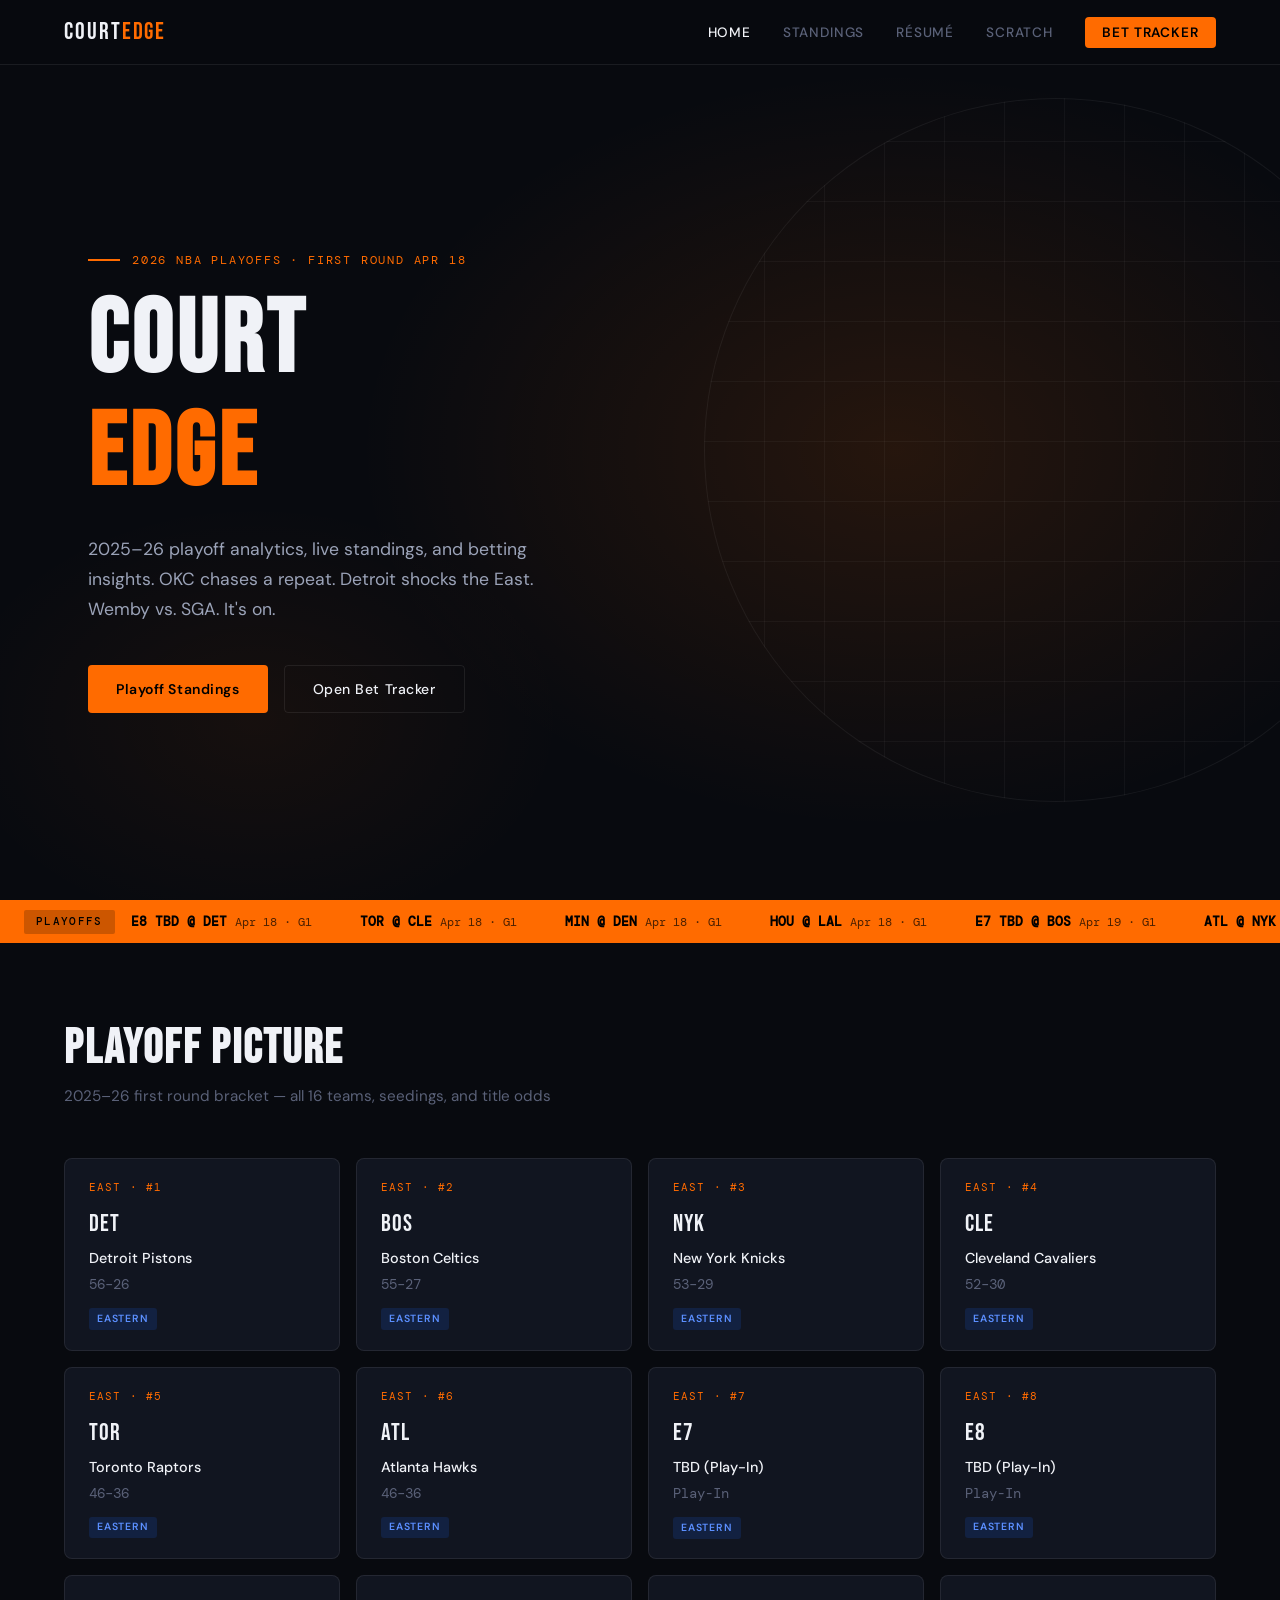
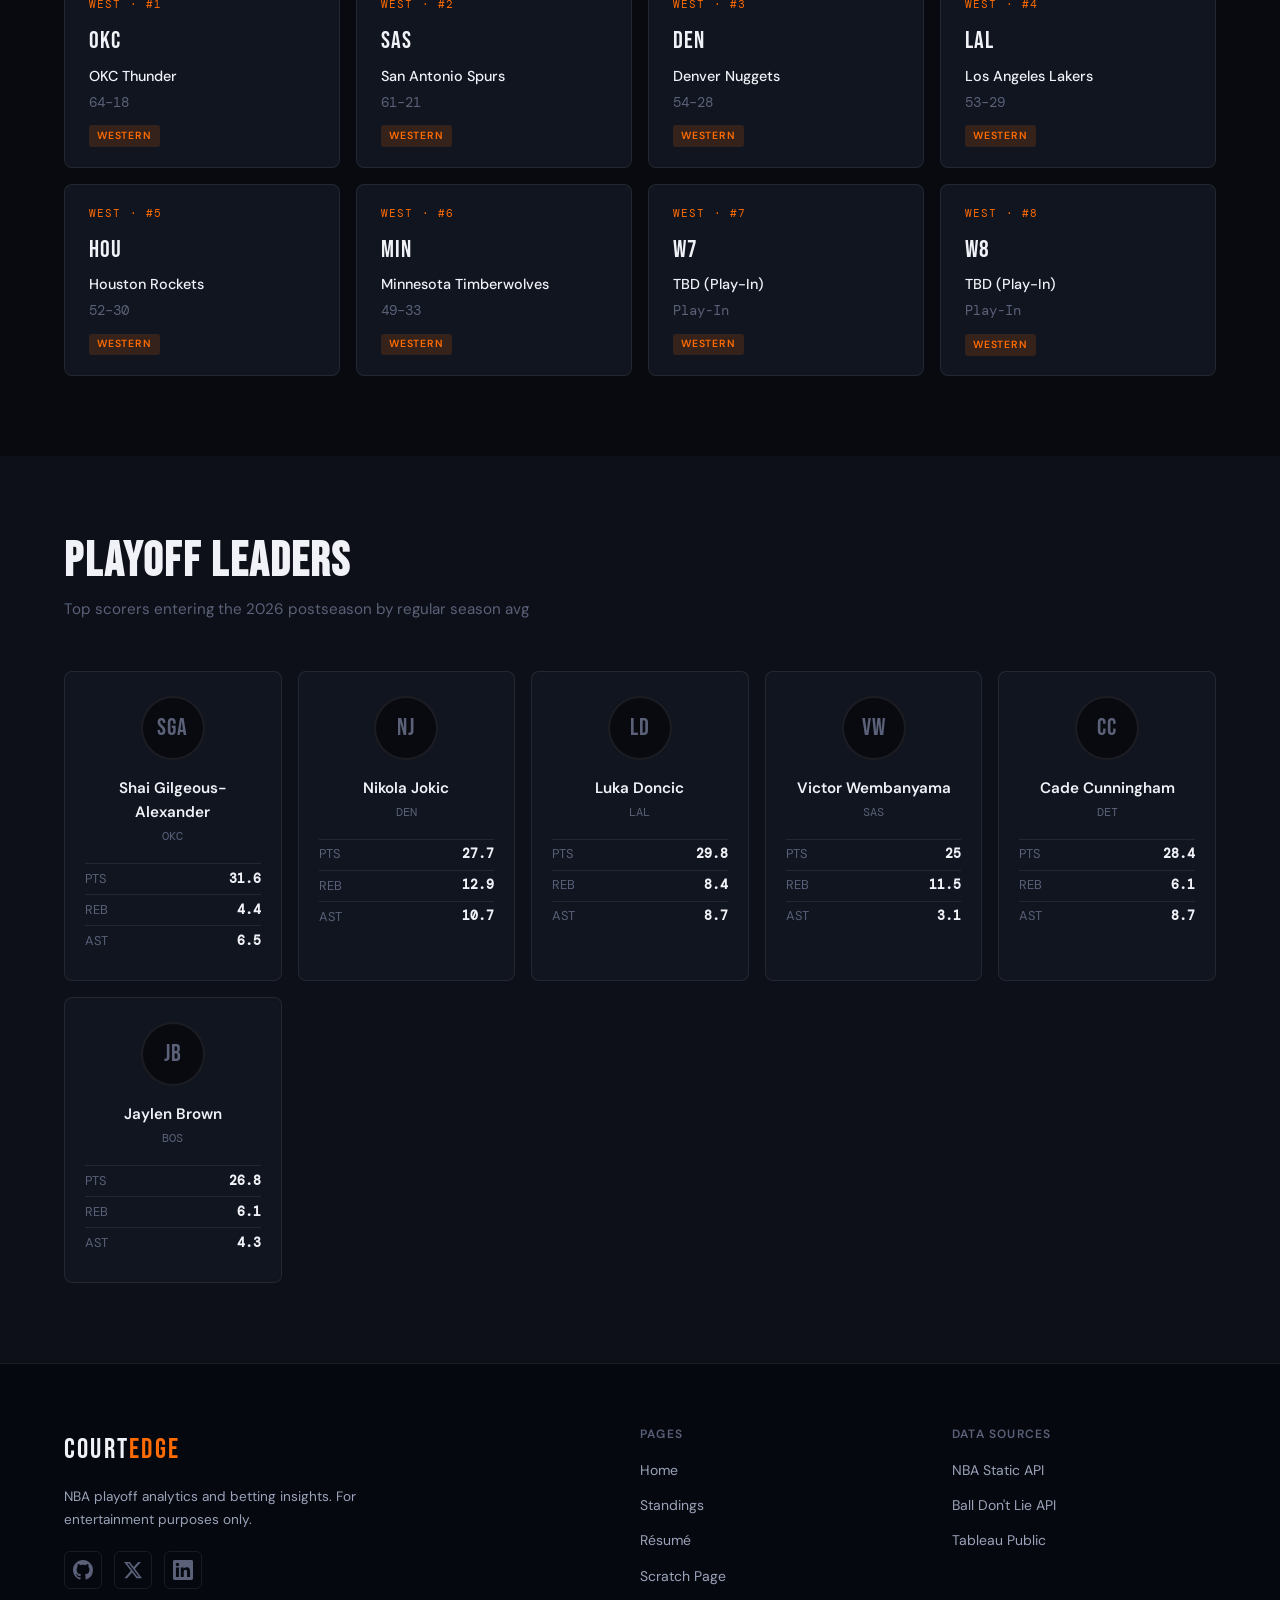
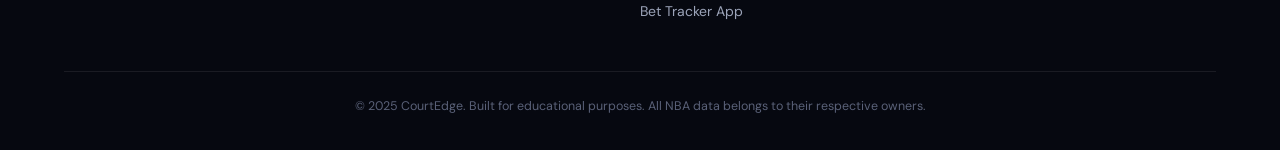
<file: index.html>
<!DOCTYPE html>
<html lang="en">
<head>
  <meta charset="UTF-8" />
  <meta name="viewport" content="width=device-width, initial-scale=1.0"/>
  <title>Court Edge | NBA Playoff Analytics</title>
  <link rel="preconnect" href="https://fonts.googleapis.com">
  <link rel="preconnect" href="https://fonts.gstatic.com" crossorigin>
  <link href="https://fonts.googleapis.com/css2?family=Bebas+Neue&family=DM+Sans:wght@300;400;500;600&family=DM+Mono:wght@400;500&display=swap" rel="stylesheet">
  <link rel="stylesheet" href="css/main.css">
  <link rel="stylesheet" href="css/theme.css">
</head>
<body>

  <!-- NAV -->
  <nav class="site-nav">
    <div class="nav-inner">
      <a href="index.html" class="nav-logo">COURT<span>EDGE</span></a>
      <ul class="nav-links">
        <li><a href="index.html" class="active">Home</a></li>
        <li><a href="standings.html">Standings</a></li>
        <li><a href="resume.html">Résumé</a></li>
        <li><a href="scratch.html">Scratch</a></li>
        <li><a href="app/index.html" class="nav-cta">Bet Tracker</a></li>
      </ul>
      <button class="nav-toggle" id="navToggle">&#9776;</button>
    </div>
  </nav>

  <!-- HERO -->
  <section class="hero">
    <div class="hero-bg"></div>
    <div class="hero-content">
      <div class="hero-eyebrow">2026 NBA Playoffs · First Round Apr 18</div>
      <h1 class="hero-title">Court<br><span>Edge</span></h1>
      <p class="hero-sub">2025–26 playoff analytics, live standings, and betting insights. OKC chases a repeat. Detroit shocks the East. Wemby vs. SGA. It's on.</p>
      <div class="hero-actions">
        <a href="standings.html" class="btn-primary">Playoff Standings</a>
        <a href="app/index.html" class="btn-outline">Open Bet Tracker</a>
      </div>
    </div>
    <div class="hero-court"></div>
  </section>

  <!-- LIVE SCORES TICKER -->
  <div class="ticker-bar">
    <span class="ticker-label">PLAYOFFS</span>
    <div class="ticker-track" id="tickerTrack">
      <span class="ticker-item loading">Loading scores...</span>
    </div>
  </div>

  <!-- STATS GRID -->
  <section class="section">
    <div class="container">
      <div class="section-header">
        <h2>Playoff Picture</h2>
        <p>2025–26 first round bracket — all 16 teams, seedings, and title odds</p>
      </div>
      <div class="stats-cards" id="standingsCards">
        <div class="stat-card skeleton"></div>
        <div class="stat-card skeleton"></div>
        <div class="stat-card skeleton"></div>
        <div class="stat-card skeleton"></div>
        <div class="stat-card skeleton"></div>
        <div class="stat-card skeleton"></div>
        <div class="stat-card skeleton"></div>
        <div class="stat-card skeleton"></div>
      </div>
    </div>
  </section>

  <!-- TOP PERFORMERS -->
  <section class="section section-dark">
    <div class="container">
      <div class="section-header">
        <h2>Playoff Leaders</h2>
        <p>Top scorers entering the 2026 postseason by regular season avg</p>
      </div>
      <div class="players-grid" id="playersGrid">
        <div class="player-card skeleton tall"></div>
        <div class="player-card skeleton tall"></div>
        <div class="player-card skeleton tall"></div>
        <div class="player-card skeleton tall"></div>
        <div class="player-card skeleton tall"></div>
      </div>
    </div>
  </section>

  <!-- FOOTER -->
  <footer class="site-footer">
    <div class="container">
      <div class="footer-grid">
        <div class="footer-brand">
          <div class="footer-logo">COURT<span>EDGE</span></div>
          <p>NBA playoff analytics and betting insights. For entertainment purposes only.</p>
          <div class="social-links">
            <a href="https://github.com" target="_blank" rel="noopener noreferrer" aria-label="GitHub">
              <svg width="20" height="20" viewBox="0 0 24 24" fill="currentColor"><path d="M12 0C5.37 0 0 5.37 0 12c0 5.31 3.435 9.795 8.205 11.385.6.105.825-.255.825-.57 0-.285-.015-1.23-.015-2.235-3.015.555-3.795-.735-4.035-1.41-.135-.345-.72-1.41-1.23-1.695-.42-.225-1.02-.78-.015-.795.945-.015 1.62.87 1.845 1.23 1.08 1.815 2.805 1.305 3.495.99.105-.78.42-1.305.765-1.605-2.67-.3-5.46-1.335-5.46-5.925 0-1.305.465-2.385 1.23-3.225-.12-.3-.54-1.53.12-3.18 0 0 1.005-.315 3.3 1.23.96-.27 1.98-.405 3-.405s2.04.135 3 .405c2.295-1.56 3.3-1.23 3.3-1.23.66 1.65.24 2.88.12 3.18.765.84 1.23 1.905 1.23 3.225 0 4.605-2.805 5.625-5.475 5.925.435.375.81 1.095.81 2.22 0 1.605-.015 2.895-.015 3.3 0 .315.225.69.825.57A12.02 12.02 0 0 0 24 12c0-6.63-5.37-12-12-12z"/></svg>
            </a>
            <a href="https://twitter.com" target="_blank" rel="noopener noreferrer" aria-label="Twitter/X">
              <svg width="20" height="20" viewBox="0 0 24 24" fill="currentColor"><path d="M18.244 2.25h3.308l-7.227 8.26 8.502 11.24H16.17l-5.214-6.817L4.99 21.75H1.68l7.73-8.835L1.254 2.25H8.08l4.713 6.231zm-1.161 17.52h1.833L7.084 4.126H5.117z"/></svg>
            </a>
            <a href="https://linkedin.com" target="_blank" rel="noopener noreferrer" aria-label="LinkedIn">
              <svg width="20" height="20" viewBox="0 0 24 24" fill="currentColor"><path d="M20.447 20.452h-3.554v-5.569c0-1.328-.027-3.037-1.852-3.037-1.853 0-2.136 1.445-2.136 2.939v5.667H9.351V9h3.414v1.561h.046c.477-.9 1.637-1.85 3.37-1.85 3.601 0 4.267 2.37 4.267 5.455v6.286zM5.337 7.433a2.062 2.062 0 0 1-2.063-2.065 2.064 2.064 0 1 1 2.063 2.065zm1.782 13.019H3.555V9h3.564v11.452zM22.225 0H1.771C.792 0 0 .774 0 1.729v20.542C0 23.227.792 24 1.771 24h20.451C23.2 24 24 23.227 24 22.271V1.729C24 .774 23.2 0 22.222 0h.003z"/></svg>
            </a>
          </div>
        </div>
        <div class="footer-nav">
          <h4>Pages</h4>
          <ul>
            <li><a href="index.html">Home</a></li>
            <li><a href="standings.html">Standings</a></li>
            <li><a href="resume.html">Résumé</a></li>
            <li><a href="scratch.html">Scratch Page</a></li>
            <li><a href="app/index.html">Bet Tracker App</a></li>
          </ul>
        </div>
        <div class="footer-nav">
          <h4>Data Sources</h4>
          <ul>
            <li><a href="https://cdn.nba.com/static/json/staticData/scheduleLeagueV2.json" target="_blank" rel="noopener noreferrer">NBA Static API</a></li>
            <li><a href="https://www.balldontlie.io" target="_blank" rel="noopener noreferrer">Ball Don't Lie API</a></li>
            <li><a href="https://public.tableau.com" target="_blank" rel="noopener noreferrer">Tableau Public</a></li>
          </ul>
        </div>
      </div>
      <div class="footer-bottom">
        <p>© 2025 CourtEdge. Built for educational purposes. All NBA data belongs to their respective owners.</p>
      </div>
    </div>
  </footer>

  <script src="js/main.js"></script>
  <script src="js/nba-data.js"></script>
</body>
</html>
</file>
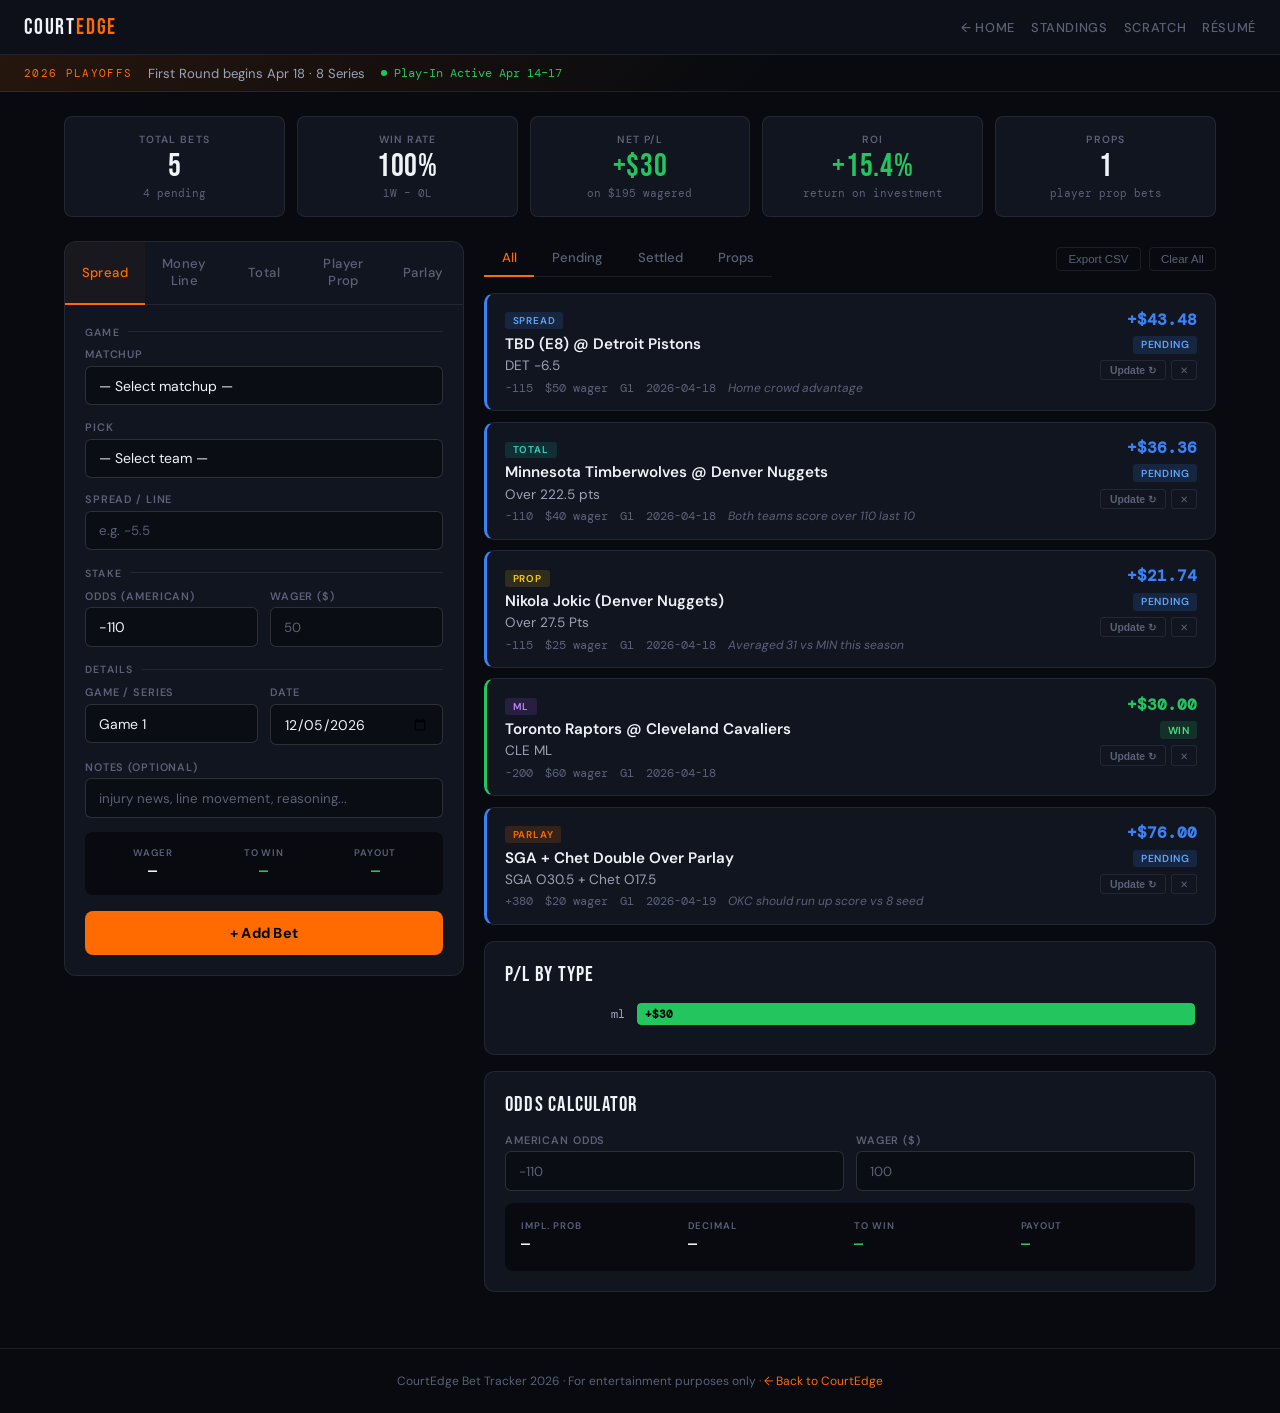
<file: app/index.html>
<!DOCTYPE html>
<html lang="en">
<head>
  <meta charset="UTF-8" />
  <meta name="viewport" content="width=device-width, initial-scale=1.0"/>
  <title>Bet Tracker | Court Edge 2026</title>
  <link rel="preconnect" href="https://fonts.googleapis.com">
  <link rel="preconnect" href="https://fonts.gstatic.com" crossorigin>
  <link href="https://fonts.googleapis.com/css2?family=Bebas+Neue&family=DM+Sans:wght@300;400;500;600&family=DM+Mono:wght@400;500&display=swap" rel="stylesheet">
  <style>
    *, *::before, *::after { box-sizing: border-box; margin: 0; padding: 0; }
    :root {
      --accent:#FF6B00; --accent-dim:rgba(255,107,0,0.15); --accent-glow:rgba(255,107,0,0.3);
      --bg-base:#080A0F; --bg-dark:#0D1018; --bg-card:#111520; --bg-input:#0a0d14;
      --text-primary:#F0F2F7; --text-secondary:#9BA3B8; --text-muted:#5A6178;
      --border:rgba(255,255,255,0.08); --border-strong:rgba(255,255,255,0.14);
      --green:#22C55E; --red:#EF4444; --yellow:#EAB308; --blue:#3B82F6;
    }
    body { font-family:'DM Sans',sans-serif; background:var(--bg-base); color:var(--text-primary); min-height:100vh; }

    /* ---- HEADER ---- */
    .app-header {
      background:var(--bg-dark); border-bottom:1px solid var(--border);
      padding:0.85rem 1.5rem; display:flex; align-items:center; justify-content:space-between; flex-wrap:wrap; gap:0.75rem;
    }
    .app-logo { font-family:'Bebas Neue',cursive; font-size:1.4rem; letter-spacing:0.08em; color:var(--text-primary); text-decoration:none; }
    .app-logo span { color:var(--accent); }
    .app-nav { display:flex; gap:1rem; align-items:center; flex-wrap:wrap; }
    .app-nav a { font-size:0.8rem; font-weight:500; letter-spacing:0.05em; text-transform:uppercase; color:var(--text-muted); text-decoration:none; transition:color 0.2s; }
    .app-nav a:hover { color:var(--text-primary); }

    /* ---- SEASON BANNER ---- */
    .season-banner {
      background:linear-gradient(135deg, rgba(255,107,0,0.12) 0%, transparent 60%);
      border-bottom:1px solid var(--border); padding:0.6rem 1.5rem;
      display:flex; align-items:center; gap:1rem; flex-wrap:wrap;
    }
    .banner-label { font-family:'DM Mono',monospace; font-size:0.7rem; letter-spacing:0.12em; text-transform:uppercase; color:var(--accent); }
    .banner-text  { font-size:0.82rem; color:var(--text-secondary); }
    .banner-live  { display:flex; align-items:center; gap:0.4rem; font-size:0.72rem; font-family:'DM Mono',monospace; color:var(--green); }
    .live-dot     { width:6px; height:6px; border-radius:50%; background:var(--green); animation:pulse 1.5s infinite; }
    @keyframes pulse { 0%,100%{opacity:1;} 50%{opacity:0.3;} }

    /* ---- MAIN ---- */
    .app-main { max-width:1200px; margin:0 auto; padding:1.5rem; }

    /* ---- METRICS ---- */
    .metrics-row { display:grid; grid-template-columns:repeat(auto-fit,minmax(140px,1fr)); gap:0.75rem; margin-bottom:1.5rem; }
    .metric-card { background:var(--bg-card); border:1px solid var(--border); border-radius:8px; padding:1rem 1.1rem; text-align:center; }
    .metric-label { font-size:0.65rem; font-weight:600; letter-spacing:0.1em; text-transform:uppercase; color:var(--text-muted); margin-bottom:0.3rem; }
    .metric-value { font-family:'Bebas Neue',cursive; font-size:2rem; letter-spacing:0.02em; color:var(--text-primary); line-height:1; }
    .metric-value.pos { color:var(--green); }
    .metric-value.neg { color:var(--red); }
    .metric-sub { font-size:0.68rem; color:var(--text-muted); font-family:'DM Mono',monospace; margin-top:0.15rem; }

    /* ---- LAYOUT ---- */
    .app-layout { display:grid; grid-template-columns:400px 1fr; gap:1.25rem; align-items:start; }
    @media(max-width:900px){ .app-layout{grid-template-columns:1fr;} }

    /* ---- FORM PANEL ---- */
    .form-panel {
      background:var(--bg-card); border:1px solid var(--border); border-radius:12px;
      overflow:hidden; position:sticky; top:1rem;
    }

    /* Bet type tabs at top of form */
    .bet-type-tabs { display:flex; border-bottom:1px solid var(--border); }
    .btt-btn {
      flex:1; padding:0.85rem 0.5rem; background:none; border:none;
      font-family:'DM Sans',sans-serif; font-size:0.82rem; font-weight:500;
      color:var(--text-muted); cursor:pointer; transition:all 0.2s; letter-spacing:0.03em;
      border-bottom:2px solid transparent; margin-bottom:-1px;
    }
    .btt-btn.active { color:var(--accent); border-bottom-color:var(--accent); background:rgba(255,107,0,0.04); }
    .btt-btn:hover:not(.active){ color:var(--text-primary); }

    .form-body { padding:1.25rem; }
    .form-section-label {
      font-size:0.65rem; font-weight:600; letter-spacing:0.12em; text-transform:uppercase;
      color:var(--text-muted); margin-bottom:0.6rem; margin-top:1rem; display:flex; align-items:center; gap:0.5rem;
    }
    .form-section-label::after { content:''; flex:1; height:1px; background:var(--border); }
    .form-section-label:first-child { margin-top:0; }

    .form-row { margin-bottom:0.9rem; }
    .form-row.two { display:grid; grid-template-columns:1fr 1fr; gap:0.75rem; }
    .form-row.three { display:grid; grid-template-columns:1fr 1fr 1fr; gap:0.6rem; }

    .form-row label {
      display:block; font-size:0.68rem; font-weight:600; letter-spacing:0.08em;
      text-transform:uppercase; color:var(--text-muted); margin-bottom:0.3rem;
    }
    .form-row input, .form-row select {
      width:100%; background:var(--bg-input); border:1px solid var(--border-strong);
      border-radius:6px; padding:0.6rem 0.8rem; font-family:'DM Sans',sans-serif;
      font-size:0.875rem; color:var(--text-primary); outline:none; transition:border-color 0.2s;
      appearance:none; -webkit-appearance:none;
    }
    .form-row input:focus, .form-row select:focus { border-color:var(--accent); }
    .form-row select option { background:var(--bg-card); color:var(--text-primary); }
    .form-row input::placeholder { color:var(--text-muted); font-size:0.83rem; }

    /* Prop stat pills */
    .prop-pills { display:flex; gap:0.4rem; flex-wrap:wrap; margin-top:0.5rem; }
    .prop-pill {
      font-size:0.72rem; font-family:'DM Mono',monospace; padding:0.25rem 0.65rem;
      border-radius:12px; border:1px solid var(--border); background:var(--bg-input);
      color:var(--text-muted); cursor:pointer; transition:all 0.15s; white-space:nowrap;
    }
    .prop-pill:hover { border-color:var(--accent); color:var(--accent); }
    .prop-pill.selected { background:var(--accent-dim); border-color:var(--accent); color:var(--accent); }

    /* Payout preview */
    .payout-preview {
      background:var(--bg-base); border-radius:8px; padding:0.85rem 1rem;
      display:grid; grid-template-columns:1fr 1fr 1fr; gap:0.5rem;
      margin-bottom:1rem; text-align:center;
    }
    .pp-item .pp-label { font-size:0.6rem; font-weight:600; letter-spacing:0.1em; text-transform:uppercase; color:var(--text-muted); margin-bottom:0.2rem; }
    .pp-item .pp-val { font-family:'DM Mono',monospace; font-size:0.95rem; color:var(--text-primary); font-weight:500; }
    .pp-item .pp-val.green { color:var(--green); }

    .btn-add {
      width:100%; background:var(--accent); color:#000; border:none; border-radius:8px;
      padding:0.8rem; font-family:'DM Sans',sans-serif; font-size:0.9rem; font-weight:700;
      cursor:pointer; letter-spacing:0.02em; transition:transform 0.15s, box-shadow 0.15s;
    }
    .btn-add:hover { transform:translateY(-1px); box-shadow:0 6px 18px var(--accent-glow); }
    .btn-add:active { transform:translateY(0); }

    /* ---- RIGHT PANEL ---- */
    .log-panel { display:flex; flex-direction:column; gap:1rem; }

    .log-header { display:flex; align-items:center; justify-content:space-between; flex-wrap:wrap; gap:0.75rem; }
    .log-tabs { display:flex; gap:0; border-bottom:1px solid var(--border); }
    .lt-btn {
      background:none; border:none; border-bottom:2px solid transparent; padding:0.55rem 1.1rem;
      font-family:'DM Sans',sans-serif; font-size:0.82rem; font-weight:500;
      color:var(--text-muted); cursor:pointer; margin-bottom:-1px; transition:all 0.2s;
    }
    .lt-btn.active { color:var(--accent); border-bottom-color:var(--accent); }
    .lt-btn:hover:not(.active){ color:var(--text-primary); }

    .log-actions { display:flex; gap:0.5rem; align-items:center; }
    .btn-sm {
      font-size:0.72rem; font-weight:500; color:var(--text-muted); background:none;
      border:1px solid var(--border); border-radius:4px; padding:0.3rem 0.7rem;
      cursor:pointer; transition:all 0.15s; white-space:nowrap;
    }
    .btn-sm:hover { color:var(--text-primary); border-color:var(--border-strong); }
    .btn-sm.danger:hover { color:var(--red); border-color:var(--red); }

    /* ---- BET ITEMS ---- */
    .bet-list { display:flex; flex-direction:column; gap:0.65rem; }

    .bet-item {
      background:var(--bg-card); border:1px solid var(--border); border-radius:10px;
      overflow:hidden; transition:border-color 0.2s;
      animation:fadeSlide 0.3s ease forwards;
    }
    @keyframes fadeSlide { from{opacity:0;transform:translateY(8px);} to{opacity:1;transform:translateY(0);} }

    .bet-item:hover { border-color:var(--border-strong); }
    .bet-item.win  { border-left:3px solid var(--green); }
    .bet-item.loss { border-left:3px solid var(--red); }
    .bet-item.push { border-left:3px solid var(--yellow); }
    .bet-item.pending { border-left:3px solid var(--blue); }

    .bet-inner { padding:0.9rem 1.1rem; display:grid; grid-template-columns:1fr auto; gap:0.75rem; align-items:start; }

    .bet-type-tag {
      display:inline-block; font-size:0.62rem; font-weight:600; letter-spacing:0.08em; text-transform:uppercase;
      padding:0.12rem 0.5rem; border-radius:3px; margin-bottom:0.35rem;
    }
    .tag-spread  { background:rgba(59,130,246,0.15); color:#60a5fa; }
    .tag-ml      { background:rgba(168,85,247,0.15); color:#c084fc; }
    .tag-total   { background:rgba(20,184,166,0.15); color:#2dd4bf; }
    .tag-prop    { background:rgba(234,179,8,0.15);  color:#facc15; }
    .tag-parlay  { background:rgba(255,107,0,0.15);  color:var(--accent); }
    .tag-futures { background:rgba(34,197,94,0.15);  color:#4ade80; }

    .bet-matchup { font-weight:600; font-size:0.95rem; color:var(--text-primary); margin-bottom:0.15rem; line-height:1.3; }
    .bet-pick    { font-size:0.85rem; color:var(--text-secondary); margin-bottom:0.35rem; }
    .bet-meta    { display:flex; gap:0.75rem; flex-wrap:wrap; }
    .bet-meta span { font-size:0.75rem; color:var(--text-muted); font-family:'DM Mono',monospace; white-space:nowrap; }
    .bet-meta .note { color:var(--text-muted); font-style:italic; font-family:'DM Sans',sans-serif; }

    .bet-right { display:flex; flex-direction:column; align-items:flex-end; gap:0.4rem; }
    .bet-pnl { font-family:'DM Mono',monospace; font-weight:600; font-size:1rem; white-space:nowrap; }
    .pnl-win { color:var(--green); } .pnl-loss { color:var(--red); } .pnl-push { color:var(--yellow); } .pnl-pending { color:var(--blue); }

    .status-badge {
      font-size:0.64rem; font-weight:600; letter-spacing:0.06em; text-transform:uppercase;
      padding:0.15rem 0.5rem; border-radius:3px;
    }
    .sb-win     { background:rgba(34,197,94,0.15);  color:#4ade80; }
    .sb-loss    { background:rgba(239,68,68,0.15);  color:#f87171; }
    .sb-push    { background:rgba(234,179,8,0.15);  color:#facc15; }
    .sb-pending { background:rgba(59,130,246,0.15); color:#60a5fa; }

    .bet-btns { display:flex; gap:0.35rem; }
    .btn-cycle { font-size:0.65rem; font-weight:600; padding:0.2rem 0.55rem; border-radius:3px; border:1px solid var(--border); background:none; color:var(--text-muted); cursor:pointer; transition:all 0.15s; white-space:nowrap; }
    .btn-cycle:hover { background:var(--accent-dim); color:var(--accent); border-color:var(--accent); }
    .btn-del { font-size:0.65rem; padding:0.2rem 0.5rem; border-radius:3px; border:1px solid var(--border); background:none; color:var(--text-muted); cursor:pointer; transition:all 0.15s; }
    .btn-del:hover { background:rgba(239,68,68,0.1); color:var(--red); border-color:var(--red); }

    /* ---- EMPTY STATE ---- */
    .empty { text-align:center; padding:3.5rem 1rem; color:var(--text-muted); }
    .empty-icon { font-size:2.5rem; margin-bottom:0.75rem; }
    .empty p { font-size:0.9rem; }

    /* ---- CHARTS ---- */
    .chart-card { background:var(--bg-card); border:1px solid var(--border); border-radius:10px; padding:1.25rem; }
    .chart-title { font-family:'Bebas Neue',cursive; font-size:1.3rem; letter-spacing:0.06em; margin-bottom:1rem; }

    .bar-row { display:flex; align-items:center; gap:0.75rem; margin-bottom:0.55rem; }
    .bar-label { font-size:0.75rem; color:var(--text-secondary); width:120px; flex-shrink:0; text-align:right; font-family:'DM Mono',monospace; overflow:hidden; text-overflow:ellipsis; white-space:nowrap; }
    .bar-track { flex:1; height:22px; background:var(--bg-base); border-radius:4px; overflow:hidden; }
    .bar-fill { height:100%; border-radius:4px; display:flex; align-items:center; padding:0 0.5rem; font-size:0.7rem; font-weight:600; font-family:'DM Mono',monospace; color:#000; transition:width 0.7s ease; min-width:2px; }
    .bar-fill.wf { background:var(--green); }
    .bar-fill.lf { background:var(--red); color:#fff; }

    /* ---- ODDS CALC ---- */
    .calc-card { background:var(--bg-card); border:1px solid var(--border); border-radius:10px; padding:1.25rem; }
    .calc-grid { display:grid; grid-template-columns:1fr 1fr; gap:0.75rem; margin-bottom:0.75rem; }
    .calc-out { background:var(--bg-base); border-radius:8px; padding:1rem; display:grid; grid-template-columns:repeat(4,1fr); gap:0.5rem; }
    @media(max-width:600px){ .calc-out{grid-template-columns:repeat(2,1fr);} }
    .calc-item .ci-label { font-size:0.6rem; font-weight:600; letter-spacing:0.1em; text-transform:uppercase; color:var(--text-muted); margin-bottom:0.2rem; }
    .calc-item .ci-val { font-family:'DM Mono',monospace; font-size:0.95rem; color:var(--text-primary); font-weight:500; }
    .ci-val.green { color:var(--green); }

    /* ---- FOOTER ---- */
    .app-footer { text-align:center; padding:1.5rem; border-top:1px solid var(--border); margin-top:2rem; }
    .app-footer p { font-size:0.75rem; color:var(--text-muted); }
    .app-footer a { color:var(--accent); text-decoration:none; }

    /* hidden panels */
    .bet-form-panel { display:none; }
    .bet-form-panel.visible { display:block; }
  </style>
</head>
<body>

  <header class="app-header">
    <a href="../index.html" class="app-logo">COURT<span>EDGE</span></a>
    <nav class="app-nav">
      <a href="../index.html">← Home</a>
      <a href="../standings.html">Standings</a>
      <a href="../scratch.html">Scratch</a>
      <a href="../resume.html">Résumé</a>
    </nav>
  </header>

  <div class="season-banner">
    <span class="banner-label">2026 Playoffs</span>
    <span class="banner-text">First Round begins Apr 18 · 8 Series</span>
    <span class="banner-live"><span class="live-dot"></span>Play-In Active Apr 14–17</span>
  </div>

  <main class="app-main">

    <!-- METRICS -->
    <div class="metrics-row" id="metricsRow"></div>

    <div class="app-layout">

      <!-- ============================
           FORM PANEL
           ============================ -->
      <div class="form-panel">
        <div class="bet-type-tabs" id="betTypeTabs">
          <button class="btt-btn active" data-type="spread">Spread</button>
          <button class="btt-btn" data-type="ml">Money Line</button>
          <button class="btt-btn" data-type="total">Total</button>
          <button class="btt-btn" data-type="prop">Player Prop</button>
          <button class="btt-btn" data-type="parlay">Parlay</button>
        </div>

        <div class="form-body">

          <!-- ===== SPREAD / ML / TOTAL ===== -->
          <div class="bet-form-panel visible" id="panel-spread">
            <div class="form-section-label">Game</div>
            <div class="form-row">
              <label>Matchup</label>
              <select id="s-matchup">
                <option value="">— Select matchup —</option>
              </select>
            </div>
            <div class="form-row">
              <label>Pick</label>
              <select id="s-pick">
                <option value="">— Select team —</option>
              </select>
            </div>
            <div class="form-row">
              <label>Spread / Line</label>
              <input type="text" id="s-line" placeholder="e.g. -5.5" />
            </div>

            <div class="form-section-label">Stake</div>
            <div class="form-row two">
              <div>
                <label>Odds (American)</label>
                <input type="number" id="s-odds" placeholder="-110" value="-110" />
              </div>
              <div>
                <label>Wager ($)</label>
                <input type="number" id="s-wager" placeholder="50" />
              </div>
            </div>
          </div>

          <!-- ===== MONEY LINE ===== -->
          <div class="bet-form-panel" id="panel-ml">
            <div class="form-section-label">Game</div>
            <div class="form-row">
              <label>Matchup</label>
              <select id="ml-matchup">
                <option value="">— Select matchup —</option>
              </select>
            </div>
            <div class="form-row">
              <label>Pick to Win</label>
              <select id="ml-pick">
                <option value="">— Select team —</option>
              </select>
            </div>

            <div class="form-section-label">Stake</div>
            <div class="form-row two">
              <div>
                <label>ML Odds</label>
                <input type="number" id="ml-odds" placeholder="-180" />
              </div>
              <div>
                <label>Wager ($)</label>
                <input type="number" id="ml-wager" placeholder="50" />
              </div>
            </div>
          </div>

          <!-- ===== TOTAL ===== -->
          <div class="bet-form-panel" id="panel-total">
            <div class="form-section-label">Game</div>
            <div class="form-row">
              <label>Matchup</label>
              <select id="t-matchup">
                <option value="">— Select matchup —</option>
              </select>
            </div>
            <div class="form-row two">
              <div>
                <label>Over / Under</label>
                <select id="t-ou">
                  <option value="Over">Over</option>
                  <option value="Under">Under</option>
                </select>
              </div>
              <div>
                <label>Total Line</label>
                <input type="number" id="t-line" placeholder="218.5" step="0.5" />
              </div>
            </div>

            <div class="form-section-label">Stake</div>
            <div class="form-row two">
              <div>
                <label>Odds</label>
                <input type="number" id="t-odds" placeholder="-110" value="-110" />
              </div>
              <div>
                <label>Wager ($)</label>
                <input type="number" id="t-wager" placeholder="50" />
              </div>
            </div>
          </div>

          <!-- ===== PLAYER PROP ===== -->
          <div class="bet-form-panel" id="panel-prop">
            <div class="form-section-label">Player</div>
            <div class="form-row">
              <label>Team</label>
              <select id="prop-team">
                <option value="">— Select team —</option>
              </select>
            </div>
            <div class="form-row">
              <label>Player</label>
              <select id="prop-player" disabled>
                <option value="">— Select team first —</option>
              </select>
            </div>
            <div class="form-row two">
              <div>
                <label>Stat Category</label>
                <select id="prop-stat">
                  <option value="pts">Points</option>
                  <option value="reb">Rebounds</option>
                  <option value="ast">Assists</option>
                  <option value="pra">Pts+Reb+Ast</option>
                  <option value="3pt">3-Pointers Made</option>
                  <option value="blk">Blocks</option>
                  <option value="stl">Steals</option>
                </select>
              </div>
              <div>
                <label>Over / Under</label>
                <select id="prop-ou">
                  <option value="Over">Over</option>
                  <option value="Under">Under</option>
                </select>
              </div>
            </div>
            <div class="form-row">
              <label>Prop Line — Quick fills:</label>
              <div class="prop-pills" id="propPills"></div>
              <input type="number" id="prop-line" placeholder="e.g. 30.5" step="0.5" style="margin-top:0.5rem;" />
            </div>

            <div class="form-section-label">Stake</div>
            <div class="form-row two">
              <div>
                <label>Odds</label>
                <input type="number" id="prop-odds" placeholder="-115" value="-115" />
              </div>
              <div>
                <label>Wager ($)</label>
                <input type="number" id="prop-wager" placeholder="25" />
              </div>
            </div>
          </div>

          <!-- ===== PARLAY ===== -->
          <div class="bet-form-panel" id="panel-parlay">
            <div class="form-section-label">Parlay Description</div>
            <div class="form-row">
              <label>Parlay Legs (describe your picks)</label>
              <input type="text" id="par-desc" placeholder="e.g. OKC ML + DEN -3.5 + Jokic Over 27.5 pts" />
            </div>
            <div class="form-row two">
              <div>
                <label>Combined Odds</label>
                <input type="number" id="par-odds" placeholder="+450" />
              </div>
              <div>
                <label>Wager ($)</label>
                <input type="number" id="par-wager" placeholder="20" />
              </div>
            </div>
          </div>

          <!-- SHARED: Date + Notes -->
          <div class="form-section-label" style="margin-top:1rem">Details</div>
          <div class="form-row two">
            <div>
              <label>Game / Series</label>
              <select id="shared-game-num">
                <option value="G1">Game 1</option>
                <option value="G2">Game 2</option>
                <option value="G3">Game 3</option>
                <option value="G4">Game 4</option>
                <option value="G5">Game 5</option>
                <option value="G6">Game 6</option>
                <option value="G7">Game 7</option>
              </select>
            </div>
            <div>
              <label>Date</label>
              <input type="date" id="shared-date" />
            </div>
          </div>
          <div class="form-row">
            <label>Notes (optional)</label>
            <input type="text" id="shared-notes" placeholder="injury news, line movement, reasoning..." />
          </div>

          <!-- PAYOUT PREVIEW -->
          <div class="payout-preview" id="payoutPreview">
            <div class="pp-item"><div class="pp-label">Wager</div><div class="pp-val" id="pp-wager">—</div></div>
            <div class="pp-item"><div class="pp-label">To Win</div><div class="pp-val green" id="pp-win">—</div></div>
            <div class="pp-item"><div class="pp-label">Payout</div><div class="pp-val green" id="pp-payout">—</div></div>
          </div>

          <button class="btn-add" id="btnAdd">+ Add Bet</button>
        </div>
      </div>

      <!-- ============================
           LOG + TOOLS
           ============================ -->
      <div class="log-panel">

        <!-- LOG HEADER -->
        <div class="log-header">
          <div class="log-tabs" id="logTabs">
            <button class="lt-btn active" data-tab="all">All</button>
            <button class="lt-btn" data-tab="pending">Pending</button>
            <button class="lt-btn" data-tab="settled">Settled</button>
            <button class="lt-btn" data-tab="props">Props</button>
          </div>
          <div class="log-actions">
            <button class="btn-sm" id="btnExport">Export CSV</button>
            <button class="btn-sm danger" id="btnClear">Clear All</button>
          </div>
        </div>

        <!-- BET LIST -->
        <div class="bet-list" id="betList"></div>

        <!-- P/L BAR CHART -->
        <div class="chart-card" id="chartCard" style="display:none">
          <div class="chart-title">P/L by Type</div>
          <div id="barChart"></div>
        </div>

        <!-- ODDS CALCULATOR -->
        <div class="calc-card">
          <div class="chart-title">Odds Calculator</div>
          <div class="calc-grid">
            <div class="form-row" style="margin:0">
              <label>American Odds</label>
              <input type="number" id="calcOdds" placeholder="-110" />
            </div>
            <div class="form-row" style="margin:0">
              <label>Wager ($)</label>
              <input type="number" id="calcWager" placeholder="100" />
            </div>
          </div>
          <div class="calc-out">
            <div class="calc-item"><div class="ci-label">Impl. Prob</div><div class="ci-val" id="ci-impl">—</div></div>
            <div class="calc-item"><div class="ci-label">Decimal</div><div class="ci-val" id="ci-dec">—</div></div>
            <div class="calc-item"><div class="ci-label">To Win</div><div class="ci-val green" id="ci-win">—</div></div>
            <div class="calc-item"><div class="ci-label">Payout</div><div class="ci-val green" id="ci-payout">—</div></div>
          </div>
        </div>

      </div><!-- end log-panel -->
    </div><!-- end app-layout -->
  </main>

  <footer class="app-footer">
    <p>CourtEdge Bet Tracker 2026 · For entertainment purposes only · <a href="../index.html">← Back to CourtEdge</a></p>
  </footer>

  <!-- Load shared NBA data -->
  <script src="../js/nba-data.js"></script>

  <script>
    // ============================================================
    // BET TRACKER APP — Full Logic
    // ============================================================

    const STORE_KEY = 'courtedge_bets_v3';
    let bets = JSON.parse(localStorage.getItem(STORE_KEY) || '[]');
    let activeBetType = 'spread';
    let activeTab = 'all';

    function save() { localStorage.setItem(STORE_KEY, JSON.stringify(bets)); }

    // ---- ODDS MATH ----
    function americanToDecimal(o) { o=+o; return isNaN(o)?null: o>0?(1+o/100):(1+100/Math.abs(o)); }
    function americanToImplied(o) { o=+o; return isNaN(o)?null: o>0?(100/(o+100)*100):(Math.abs(o)/(Math.abs(o)+100)*100); }
    function calcToWin(o, w)      { o=+o; w=+w; return (isNaN(o)||isNaN(w))?null: o>0?(w*o/100):(w*100/Math.abs(o)); }

    // ---- POPULATE MATCHUP DROPDOWNS ----
    function populateMatchups() {
      const MATCHUP_SELECTS = ['s-matchup','ml-matchup','t-matchup'];
      const matchups = NBA.MATCHUPS;

      MATCHUP_SELECTS.forEach(id => {
        const sel = document.getElementById(id);
        if (!sel) return;
        matchups.forEach(m => {
          const opt = document.createElement('option');
          opt.value = m.id;
          opt.textContent = `${m.away} @ ${m.home}  (${m.date})`;
          sel.appendChild(opt);
        });
      });

      // Populate pick dropdowns when matchup changes
      function hookPickDropdown(matchupId, pickId) {
        const mSel = document.getElementById(matchupId);
        const pSel = document.getElementById(pickId);
        if (!mSel || !pSel) return;
        mSel.addEventListener('change', () => {
          const m = NBA.MATCHUPS.find(x => x.id === mSel.value);
          pSel.innerHTML = '<option value="">— Select —</option>';
          if (!m) return;
          [[m.home, m.homeAbbr],[m.away, m.awayAbbr]].forEach(([name, abbr]) => {
            const o = document.createElement('option');
            o.value = name;
            o.textContent = `${abbr} — ${name}`;
            pSel.appendChild(o);
          });
        });
      }
      hookPickDropdown('s-matchup','s-pick');
      hookPickDropdown('ml-matchup','ml-pick');
    }

    // ---- POPULATE PLAYER PROP DROPDOWNS ----
    function populatePropDropdowns() {
      const teamSel   = document.getElementById('prop-team');
      const playerSel = document.getElementById('prop-player');

      Object.keys(NBA.PLAYOFF_PLAYERS).sort().forEach(team => {
        const o = document.createElement('option');
        o.value = team; o.textContent = team;
        teamSel.appendChild(o);
      });

      teamSel.addEventListener('change', () => {
        const players = NBA.PLAYOFF_PLAYERS[teamSel.value] || [];
        playerSel.innerHTML = '<option value="">— Select player —</option>';
        players.forEach(p => {
          const o = document.createElement('option');
          o.value = p.name;
          o.textContent = `${p.name} (${p.pos}) · ${p.pts}pts ${p.reb}reb ${p.ast}ast`;
          playerSel.appendChild(o);
        });
        playerSel.disabled = players.length === 0;
        updatePropPills();
      });

      playerSel.addEventListener('change', updatePropPills);
      document.getElementById('prop-stat').addEventListener('change', updatePropPills);
    }

    function updatePropPills() {
      const teamSel   = document.getElementById('prop-team');
      const playerSel = document.getElementById('prop-player');
      const statSel   = document.getElementById('prop-stat');
      const pills     = document.getElementById('propPills');
      const lineInput = document.getElementById('prop-line');

      pills.innerHTML = '';
      const players = NBA.PLAYOFF_PLAYERS[teamSel.value] || [];
      const player  = players.find(p => p.name === playerSel.value);
      if (!player) return;

      const stat = statSel.value;
      const propLine = player.propLines[stat];
      const seasonAvg = player[stat];

      if (propLine) {
        const suggestions = [propLine, propLine + 0.5, propLine - 0.5].filter(v => v > 0);
        suggestions.forEach(v => {
          const pill = document.createElement('button');
          pill.type = 'button';
          pill.className = 'prop-pill';
          pill.textContent = v.toFixed(1);
          if (v === propLine) pill.title = 'Current book line';
          pill.addEventListener('click', () => {
            document.querySelectorAll('.prop-pill').forEach(p => p.classList.remove('selected'));
            pill.classList.add('selected');
            lineInput.value = v;
            updatePayoutPreview();
          });
          pills.appendChild(pill);
        });
      }

      if (seasonAvg && stat !== 'pra') {
        const avgPill = document.createElement('span');
        avgPill.className = 'prop-pill';
        avgPill.style.cursor = 'default';
        avgPill.style.opacity = '0.5';
        avgPill.textContent = `Avg: ${seasonAvg}`;
        avgPill.title = 'Season average (not clickable)';
        pills.appendChild(avgPill);
      }
    }

    // ---- BET TYPE TAB SWITCHING ----
    document.getElementById('betTypeTabs').addEventListener('click', e => {
      const btn = e.target.closest('.btt-btn');
      if (!btn) return;
      document.querySelectorAll('.btt-btn').forEach(b => b.classList.remove('active'));
      btn.classList.add('active');
      activeBetType = btn.dataset.type;
      document.querySelectorAll('.bet-form-panel').forEach(p => p.classList.remove('visible'));
      const panel = document.getElementById(`panel-${activeBetType}`);
      if (panel) panel.classList.add('visible');
      updatePayoutPreview();
    });

    // ---- LOG TABS ----
    document.getElementById('logTabs').addEventListener('click', e => {
      const btn = e.target.closest('.lt-btn');
      if (!btn) return;
      document.querySelectorAll('.lt-btn').forEach(b => b.classList.remove('active'));
      btn.classList.add('active');
      activeTab = btn.dataset.tab;
      renderBetList();
    });

    // ---- PAYOUT PREVIEW ----
    function getActiveOddsAndWager() {
      const map = { spread:['s-odds','s-wager'], ml:['ml-odds','ml-wager'], total:['t-odds','t-wager'], prop:['prop-odds','prop-wager'], parlay:['par-odds','par-wager'] };
      const [oId, wId] = map[activeBetType] || [];
      return { odds: oId ? +document.getElementById(oId)?.value : null, wager: wId ? +document.getElementById(wId)?.value : null };
    }

    function updatePayoutPreview() {
      const { odds, wager } = getActiveOddsAndWager();
      const toWin = calcToWin(odds, wager);
      document.getElementById('pp-wager').textContent  = (wager && !isNaN(wager)) ? `$${wager.toFixed(2)}` : '—';
      document.getElementById('pp-win').textContent    = toWin != null ? `+$${toWin.toFixed(2)}` : '—';
      document.getElementById('pp-payout').textContent = (toWin != null && wager) ? `$${(toWin + wager).toFixed(2)}` : '—';
    }

    // Hook payout preview to all wager/odds inputs
    ['s-odds','s-wager','ml-odds','ml-wager','t-odds','t-wager','prop-odds','prop-wager','par-odds','par-wager'].forEach(id => {
      const el = document.getElementById(id);
      if (el) el.addEventListener('input', updatePayoutPreview);
    });

    // ---- ODDS CALCULATOR ----
    function updateCalc() {
      const o = +document.getElementById('calcOdds').value;
      const w = +document.getElementById('calcWager').value;
      document.getElementById('ci-impl').textContent   = !isNaN(o) && o ? americanToImplied(o).toFixed(1)+'%' : '—';
      document.getElementById('ci-dec').textContent    = !isNaN(o) && o ? americanToDecimal(o).toFixed(3) : '—';
      const tw = calcToWin(o, w);
      document.getElementById('ci-win').textContent    = tw != null ? '$'+tw.toFixed(2) : '—';
      document.getElementById('ci-payout').textContent = (tw != null && w) ? '$'+(tw+w).toFixed(2) : '—';
    }
    document.getElementById('calcOdds').addEventListener('input', updateCalc);
    document.getElementById('calcWager').addEventListener('input', updateCalc);

    // ---- BUILD BET OBJECT ----
    function buildBet() {
      const date  = document.getElementById('shared-date').value;
      const notes = document.getElementById('shared-notes').value.trim();
      const game  = document.getElementById('shared-game-num').value;

      if (activeBetType === 'spread') {
        const mId   = document.getElementById('s-matchup').value;
        const pick  = document.getElementById('s-pick').value;
        const line  = document.getElementById('s-line').value.trim();
        const odds  = +document.getElementById('s-odds').value;
        const wager = +document.getElementById('s-wager').value;
        const m     = NBA.MATCHUPS.find(x => x.id === mId);
        if (!m || !pick || !wager) return null;
        const matchup = `${m.away} @ ${m.home}`;
        const toWin = calcToWin(odds, wager);
        return { matchup, pick: `${pick} ${line}`, type:'spread', odds, wager, toWin: toWin?.toFixed(2) || '0', date, notes, game, status:'pending' };
      }

      if (activeBetType === 'ml') {
        const mId   = document.getElementById('ml-matchup').value;
        const pick  = document.getElementById('ml-pick').value;
        const odds  = +document.getElementById('ml-odds').value;
        const wager = +document.getElementById('ml-wager').value;
        const m     = NBA.MATCHUPS.find(x => x.id === mId);
        if (!m || !pick || !wager) return null;
        const matchup = `${m.away} @ ${m.home}`;
        const toWin = calcToWin(odds, wager);
        return { matchup, pick: `${pick} ML`, type:'ml', odds, wager, toWin: toWin?.toFixed(2) || '0', date, notes, game, status:'pending' };
      }

      if (activeBetType === 'total') {
        const mId   = document.getElementById('t-matchup').value;
        const ou    = document.getElementById('t-ou').value;
        const line  = document.getElementById('t-line').value;
        const odds  = +document.getElementById('t-odds').value;
        const wager = +document.getElementById('t-wager').value;
        const m     = NBA.MATCHUPS.find(x => x.id === mId);
        if (!m || !line || !wager) return null;
        const matchup = `${m.away} @ ${m.home}`;
        const toWin = calcToWin(odds, wager);
        return { matchup, pick: `${ou} ${line} pts`, type:'total', odds, wager, toWin: toWin?.toFixed(2) || '0', date, notes, game, status:'pending' };
      }

      if (activeBetType === 'prop') {
        const team   = document.getElementById('prop-team').value;
        const player = document.getElementById('prop-player').value;
        const stat   = document.getElementById('prop-stat').value;
        const ou     = document.getElementById('prop-ou').value;
        const line   = document.getElementById('prop-line').value;
        const odds   = +document.getElementById('prop-odds').value;
        const wager  = +document.getElementById('prop-wager').value;
        if (!player || !line || !wager) return null;
        const statLabel = {pts:'Pts',reb:'Reb',ast:'Ast',pra:'P+R+A','3pt':'3PM',blk:'Blk',stl:'Stl'}[stat]||stat;
        const toWin = calcToWin(odds, wager);
        return { matchup: `${player} (${team})`, pick: `${ou} ${line} ${statLabel}`, type:'prop', odds, wager, toWin: toWin?.toFixed(2) || '0', date, notes, game, status:'pending' };
      }

      if (activeBetType === 'parlay') {
        const desc  = document.getElementById('par-desc').value.trim();
        const odds  = +document.getElementById('par-odds').value;
        const wager = +document.getElementById('par-wager').value;
        if (!desc || !wager) return null;
        const toWin = calcToWin(odds, wager);
        return { matchup: 'Parlay', pick: desc, type:'parlay', odds, wager, toWin: toWin?.toFixed(2) || '0', date, notes, game, status:'pending' };
      }

      return null;
    }

    // ---- ADD BET ----
    document.getElementById('btnAdd').addEventListener('click', () => {
      const bet = buildBet();
      if (!bet) { alert('Please fill in all required fields.'); return; }
      bet.id = Date.now();
      bet.wager = parseFloat(bet.wager);
      bet.toWin = parseFloat(bet.toWin);
      bets.unshift(bet);
      save();
      renderAll();

      // Clear dynamic fields
      ['s-line','s-wager','ml-wager','t-line','t-wager','prop-line','prop-wager','par-desc','par-wager','shared-notes'].forEach(id => {
        const el = document.getElementById(id);
        if (el) el.value = '';
      });
      updatePayoutPreview();
    });

    // ---- CLEAR ----
    document.getElementById('btnClear').addEventListener('click', () => {
      if (!bets.length) return;
      if (confirm('Clear all bets?')) { bets = []; save(); renderAll(); }
    });

    // ---- EXPORT CSV ----
    document.getElementById('btnExport').addEventListener('click', () => {
      const rows = [['Date','Game','Matchup','Pick','Type','Odds','Wager','ToWin','Status','Notes']];
      bets.forEach(b => rows.push([b.date,b.game,b.matchup,b.pick,b.type,b.odds,b.wager,b.toWin,b.status,b.notes||'']));
      const csv = rows.map(r => r.map(v => `"${v}"`).join(',')).join('\n');
      const a = document.createElement('a');
      a.href = 'data:text/csv;charset=utf-8,'+encodeURIComponent(csv);
      a.download = 'courtedge-bets.csv';
      a.click();
    });

    // ---- STATUS CYCLE ----
    window.cycleStatus = function(id) {
      const cycle = ['pending','win','loss','push'];
      const bet = bets.find(b => b.id === id);
      if (!bet) return;
      bet.status = cycle[(cycle.indexOf(bet.status)+1) % cycle.length];
      save(); renderAll();
    };

    window.deleteBet = function(id) {
      bets = bets.filter(b => b.id !== id);
      save(); renderAll();
    };

    // ---- PNL ----
    function pnl(bet) {
      if (bet.status === 'win')  return parseFloat(bet.toWin);
      if (bet.status === 'loss') return -parseFloat(bet.wager);
      if (bet.status === 'push') return 0;
      return null;
    }

    // ---- RENDER METRICS ----
    function renderMetrics() {
      const settled = bets.filter(b => b.status !== 'pending');
      const wins    = bets.filter(b => b.status === 'win').length;
      const losses  = bets.filter(b => b.status === 'loss').length;
      const totalPnl= settled.reduce((s,b) => s+(pnl(b)||0),0);
      const wagered = bets.reduce((s,b) => s+b.wager, 0);
      const pct     = settled.length ? (wins/settled.length*100) : 0;
      const roi     = wagered ? (totalPnl/wagered*100) : 0;

      document.getElementById('metricsRow').innerHTML = `
        <div class="metric-card">
          <div class="metric-label">Total Bets</div>
          <div class="metric-value">${bets.length}</div>
          <div class="metric-sub">${bets.filter(b=>b.status==='pending').length} pending</div>
        </div>
        <div class="metric-card">
          <div class="metric-label">Win Rate</div>
          <div class="metric-value">${settled.length ? pct.toFixed(0)+'%' : '—'}</div>
          <div class="metric-sub">${wins}W – ${losses}L</div>
        </div>
        <div class="metric-card">
          <div class="metric-label">Net P/L</div>
          <div class="metric-value ${totalPnl>=0?'pos':'neg'}">${totalPnl>=0?'+':''}$${Math.abs(totalPnl).toFixed(0)}</div>
          <div class="metric-sub">on $${wagered.toFixed(0)} wagered</div>
        </div>
        <div class="metric-card">
          <div class="metric-label">ROI</div>
          <div class="metric-value ${roi>=0?'pos':'neg'}">${wagered ? (roi>=0?'+':'')+roi.toFixed(1)+'%' : '—'}</div>
          <div class="metric-sub">return on investment</div>
        </div>
        <div class="metric-card">
          <div class="metric-label">Props</div>
          <div class="metric-value">${bets.filter(b=>b.type==='prop').length}</div>
          <div class="metric-sub">player prop bets</div>
        </div>
      `;
    }

    // ---- RENDER BET LIST ----
    function renderBetList() {
      const list = document.getElementById('betList');
      let filtered = bets;
      if (activeTab === 'pending')  filtered = bets.filter(b => b.status === 'pending');
      if (activeTab === 'settled')  filtered = bets.filter(b => b.status !== 'pending');
      if (activeTab === 'props')    filtered = bets.filter(b => b.type === 'prop');

      if (!filtered.length) {
        list.innerHTML = `<div class="empty"><div class="empty-icon">🏀</div><p>${activeTab==='all'?'No bets yet — add your first!':'No bets in this category.'}</p></div>`;
        return;
      }

      const tagMap = { spread:'tag-spread', ml:'tag-ml', total:'tag-total', prop:'tag-prop', parlay:'tag-parlay', futures:'tag-futures' };

      list.innerHTML = filtered.map(bet => {
        const p = pnl(bet);
        const oddsStr = bet.odds > 0 ? `+${bet.odds}` : `${bet.odds}`;
        const pnlStr = p != null
          ? `<span class="bet-pnl pnl-${bet.status}">${p>=0?'+':''}$${Math.abs(p).toFixed(2)}</span>`
          : `<span class="bet-pnl pnl-pending">+$${parseFloat(bet.toWin).toFixed(2)}</span>`;

        return `
          <div class="bet-item ${bet.status}">
            <div class="bet-inner">
              <div>
                <span class="bet-type-tag ${tagMap[bet.type]||'tag-spread'}">${bet.type}</span>
                <div class="bet-matchup">${bet.matchup}</div>
                <div class="bet-pick">${bet.pick}</div>
                <div class="bet-meta">
                  <span>${oddsStr}</span>
                  <span>$${bet.wager.toFixed(0)} wager</span>
                  ${bet.game ? `<span>${bet.game}</span>` : ''}
                  ${bet.date ? `<span>${bet.date}</span>` : ''}
                  ${bet.notes ? `<span class="note">${bet.notes}</span>` : ''}
                </div>
              </div>
              <div class="bet-right">
                ${pnlStr}
                <span class="status-badge sb-${bet.status}">${bet.status}</span>
                <div class="bet-btns">
                  <button class="btn-cycle" onclick="cycleStatus(${bet.id})">Update ↻</button>
                  <button class="btn-del" onclick="deleteBet(${bet.id})">✕</button>
                </div>
              </div>
            </div>
          </div>`;
      }).join('');
    }

    // ---- RENDER CHART ----
    function renderChart() {
      const settled = bets.filter(b => b.status !== 'pending');
      const cc = document.getElementById('chartCard');
      if (!settled.length) { cc.style.display='none'; return; }
      cc.style.display='block';

      const byType = {};
      settled.forEach(b => {
        if (!byType[b.type]) byType[b.type] = 0;
        byType[b.type] += (pnl(b)||0);
      });

      const maxAbs = Math.max(...Object.values(byType).map(Math.abs), 1);
      document.getElementById('barChart').innerHTML = Object.entries(byType)
        .sort((a,b)=>b[1]-a[1])
        .map(([type,p]) => {
          const pct = (Math.abs(p)/maxAbs*100).toFixed(1);
          const pos = p>=0;
          return `<div class="bar-row">
            <div class="bar-label">${type}</div>
            <div class="bar-track">
              <div class="bar-fill ${pos?'wf':'lf'}" style="width:${pct}%">${pos?'+':''}$${Math.abs(p).toFixed(0)}</div>
            </div>
          </div>`;
        }).join('');
    }

    function renderAll() { renderMetrics(); renderBetList(); renderChart(); }

    // ---- INIT ----
    document.getElementById('shared-date').value = new Date().toISOString().split('T')[0];

    // Wait for NBA data to load, then populate
    function init() {
      if (typeof NBA === 'undefined' || !NBA.MATCHUPS) { setTimeout(init, 50); return; }
      populateMatchups();
      populatePropDropdowns();

      // Seed sample bets if empty
      if (!bets.length) {
        bets = [
          { id:1, matchup:'TBD (E8) @ Detroit Pistons', pick:'DET -6.5',              type:'spread', odds:-115, wager:50,  toWin:43.48, date:'2026-04-18', game:'G1', notes:'Home crowd advantage', status:'pending' },
          { id:2, matchup:'Minnesota Timberwolves @ Denver Nuggets', pick:'Over 222.5 pts', type:'total',  odds:-110, wager:40,  toWin:36.36, date:'2026-04-18', game:'G1', notes:'Both teams score over 110 last 10', status:'pending' },
          { id:3, matchup:'Nikola Jokic (Denver Nuggets)', pick:'Over 27.5 Pts',       type:'prop',   odds:-115, wager:25,  toWin:21.74, date:'2026-04-18', game:'G1', notes:'Averaged 31 vs MIN this season', status:'pending' },
          { id:4, matchup:'Toronto Raptors @ Cleveland Cavaliers', pick:'CLE ML',       type:'ml',     odds:-200, wager:60,  toWin:30.00, date:'2026-04-18', game:'G1', notes:'',  status:'win' },
          { id:5, matchup:'SGA + Chet Double Over Parlay',        pick:'SGA O30.5 + Chet O17.5', type:'parlay', odds:+380, wager:20,  toWin:76.00, date:'2026-04-19', game:'G1', notes:'OKC should run up score vs 8 seed', status:'pending' },
        ];
        save();
      }
      renderAll();
    }
    init();
  </script>
</body>
</html>
</file>
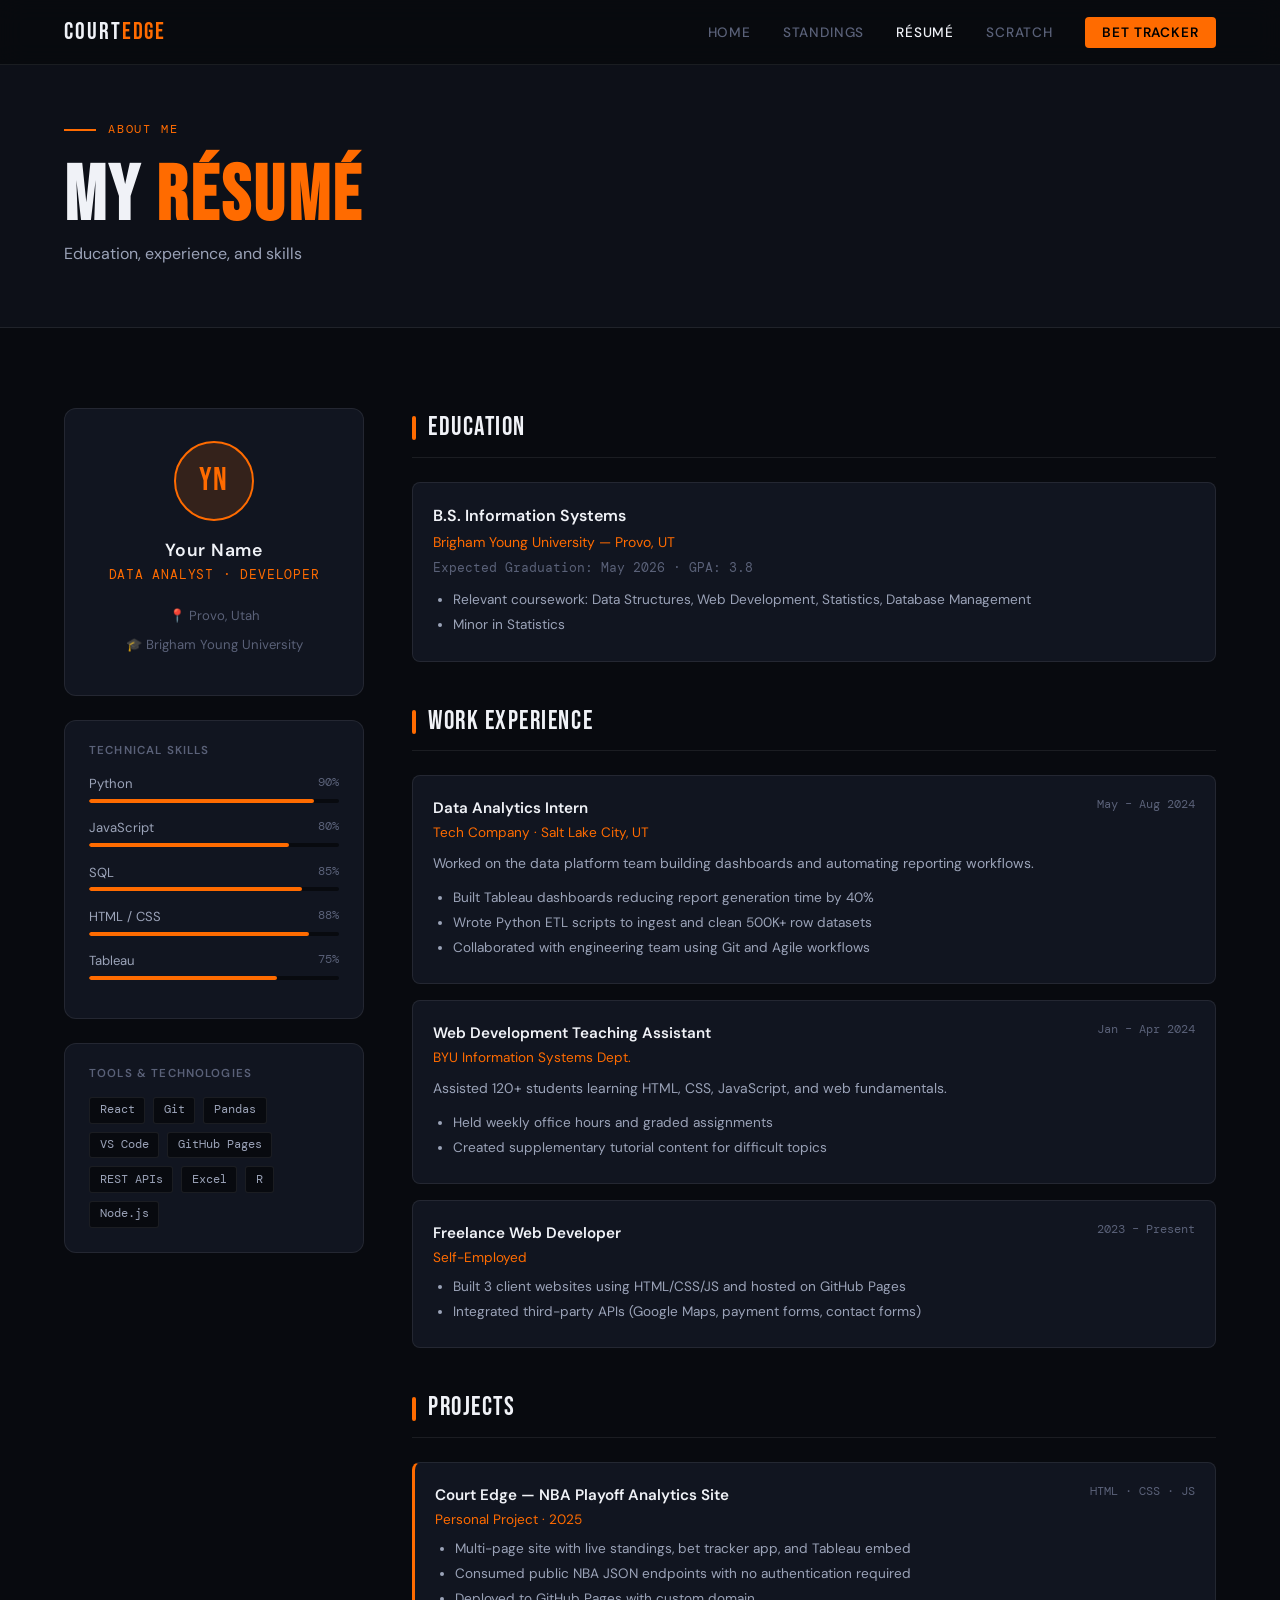
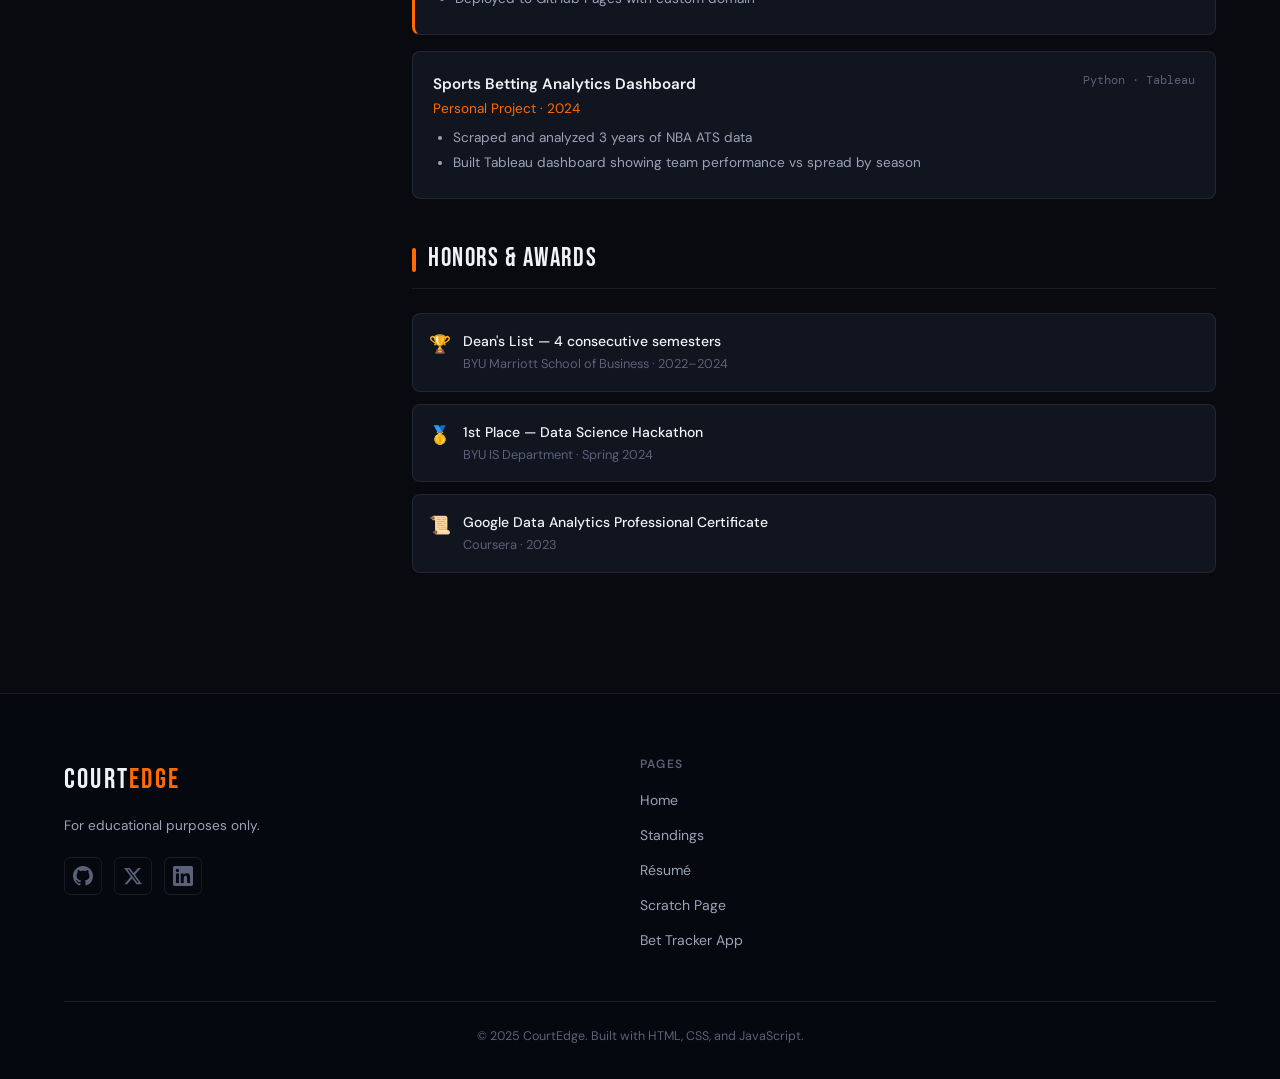
<file: resume.html>
<!DOCTYPE html>
<html lang="en">
<head>
  <meta charset="UTF-8" />
  <meta name="viewport" content="width=device-width, initial-scale=1.0"/>
  <title>Résumé | Court Edge</title>
  <link rel="preconnect" href="https://fonts.googleapis.com">
  <link rel="preconnect" href="https://fonts.gstatic.com" crossorigin>
  <link href="https://fonts.googleapis.com/css2?family=Bebas+Neue&family=DM+Sans:wght@300;400;500;600&family=DM+Mono:wght@400;500&display=swap" rel="stylesheet">
  <link rel="stylesheet" href="css/main.css">
  <link rel="stylesheet" href="css/theme.css">
  <style>
    .page-hero {
      padding: 120px 0 60px;
      background: var(--bg-dark);
      border-bottom: 1px solid var(--border);
    }
    .page-hero h1 { font-size: clamp(2.5rem,6vw,5rem); }

    .resume-layout {
      display: grid;
      grid-template-columns: 300px 1fr;
      gap: 3rem;
      align-items: start;
    }

    @media (max-width: 860px) {
      .resume-layout { grid-template-columns: 1fr; }
    }

    /* Sidebar */
    .resume-sidebar {
      position: sticky;
      top: 88px;
    }

    .profile-card {
      background: var(--bg-card);
      border: 1px solid var(--border);
      border-radius: 12px;
      padding: 2rem;
      text-align: center;
      margin-bottom: 1.5rem;
    }

    .profile-avatar {
      width: 80px;
      height: 80px;
      border-radius: 50%;
      background: var(--accent-dim);
      border: 2px solid var(--accent);
      display: flex;
      align-items: center;
      justify-content: center;
      margin: 0 auto 1.25rem;
      font-family: 'Bebas Neue', cursive;
      font-size: 2rem;
      letter-spacing: 0.04em;
      color: var(--accent);
    }

    .profile-card h2 {
      font-family: 'DM Sans', sans-serif;
      font-size: 1.1rem;
      font-weight: 600;
      margin-bottom: 0.25rem;
    }

    .profile-card .title {
      font-size: 0.82rem;
      color: var(--accent);
      font-family: 'DM Mono', monospace;
      letter-spacing: 0.06em;
      text-transform: uppercase;
      margin-bottom: 1.25rem;
    }

    .profile-card .detail {
      font-size: 0.82rem;
      color: var(--text-muted);
      margin-bottom: 0.4rem;
    }

    .skills-card {
      background: var(--bg-card);
      border: 1px solid var(--border);
      border-radius: 12px;
      padding: 1.5rem;
      margin-bottom: 1.5rem;
    }

    .skills-card h3 {
      font-size: 0.72rem;
      font-weight: 600;
      letter-spacing: 0.1em;
      text-transform: uppercase;
      color: var(--text-muted);
      margin-bottom: 1rem;
      font-family: 'DM Sans', sans-serif;
    }

    .skill-bar {
      margin-bottom: 0.9rem;
    }

    .skill-bar-top {
      display: flex;
      justify-content: space-between;
      margin-bottom: 0.3rem;
    }

    .skill-bar-top span:first-child {
      font-size: 0.82rem;
      color: var(--text-secondary);
    }

    .skill-bar-top span:last-child {
      font-size: 0.75rem;
      color: var(--text-muted);
      font-family: 'DM Mono', monospace;
    }

    .skill-track {
      height: 4px;
      background: var(--bg-base);
      border-radius: 2px;
      overflow: hidden;
    }

    .skill-fill {
      height: 100%;
      background: var(--accent);
      border-radius: 2px;
      transition: width 1s ease;
    }

    .tag-group {
      display: flex;
      flex-wrap: wrap;
      gap: 0.5rem;
    }

    .skill-tag {
      font-size: 0.72rem;
      font-family: 'DM Mono', monospace;
      padding: 0.2rem 0.6rem;
      background: var(--bg-base);
      border: 1px solid var(--border);
      border-radius: 3px;
      color: var(--text-secondary);
    }

    /* Main content */
    .resume-section {
      margin-bottom: 2.5rem;
    }

    .resume-section-title {
      font-family: 'Bebas Neue', cursive;
      font-size: 1.6rem;
      letter-spacing: 0.06em;
      color: var(--text-primary);
      border-bottom: 1px solid var(--border);
      padding-bottom: 0.5rem;
      margin-bottom: 1.5rem;
      display: flex;
      align-items: center;
      gap: 0.75rem;
    }

    .resume-section-title::before {
      content: '';
      display: inline-block;
      width: 4px;
      height: 24px;
      background: var(--accent);
      border-radius: 2px;
    }

    .experience-item {
      padding: 1.25rem;
      background: var(--bg-card);
      border: 1px solid var(--border);
      border-radius: 8px;
      margin-bottom: 1rem;
      transition: border-color 0.2s;
    }

    .experience-item:hover {
      border-color: var(--border-strong);
    }

    .exp-header {
      display: flex;
      justify-content: space-between;
      align-items: flex-start;
      flex-wrap: wrap;
      gap: 0.5rem;
      margin-bottom: 0.5rem;
    }

    .exp-role {
      font-weight: 600;
      color: var(--text-primary);
      font-size: 0.95rem;
    }

    .exp-company {
      color: var(--accent);
      font-size: 0.85rem;
      margin-top: 0.1rem;
    }

    .exp-date {
      font-family: 'DM Mono', monospace;
      font-size: 0.72rem;
      color: var(--text-muted);
      white-space: nowrap;
    }

    .exp-desc {
      font-size: 0.87rem;
      color: var(--text-secondary);
      margin-bottom: 0.75rem;
    }

    .exp-list {
      padding-left: 1.25rem;
      font-size: 0.85rem;
      color: var(--text-secondary);
    }

    .exp-list li {
      margin-bottom: 0.3rem;
      line-height: 1.5;
    }

    .edu-item {
      padding: 1.25rem;
      background: var(--bg-card);
      border: 1px solid var(--border);
      border-radius: 8px;
      margin-bottom: 1rem;
    }

    .edu-degree {
      font-weight: 600;
      color: var(--text-primary);
      margin-bottom: 0.15rem;
    }

    .edu-school {
      color: var(--accent);
      font-size: 0.875rem;
      margin-bottom: 0.25rem;
    }

    .edu-detail {
      font-size: 0.82rem;
      color: var(--text-muted);
      font-family: 'DM Mono', monospace;
    }

    .awards-list {
      list-style: none;
      display: flex;
      flex-direction: column;
      gap: 0.75rem;
    }

    .awards-list li {
      display: flex;
      align-items: flex-start;
      gap: 0.75rem;
      padding: 1rem;
      background: var(--bg-card);
      border: 1px solid var(--border);
      border-radius: 8px;
      font-size: 0.875rem;
    }

    .award-icon {
      font-size: 1.1rem;
      flex-shrink: 0;
    }

    .award-name { font-weight: 500; color: var(--text-primary); }
    .award-org  { color: var(--text-muted); font-size: 0.8rem; margin-top: 0.1rem; }
  </style>
</head>
<body>

  <nav class="site-nav">
    <div class="nav-inner">
      <a href="index.html" class="nav-logo">COURT<span>EDGE</span></a>
      <ul class="nav-links">
        <li><a href="index.html">Home</a></li>
        <li><a href="standings.html">Standings</a></li>
        <li><a href="resume.html" class="active">Résumé</a></li>
        <li><a href="scratch.html">Scratch</a></li>
        <li><a href="app/index.html" class="nav-cta">Bet Tracker</a></li>
      </ul>
      <button class="nav-toggle" id="navToggle">&#9776;</button>
    </div>
  </nav>

  <section class="page-hero">
    <div class="container">
      <div class="hero-eyebrow">About Me</div>
      <h1>My <span style="color:var(--accent)">Résumé</span></h1>
      <p>Education, experience, and skills</p>
    </div>
  </section>

  <section class="section">
    <div class="container">
      <div class="resume-layout">

        <!-- SIDEBAR -->
        <aside class="resume-sidebar">
          <div class="profile-card">
            <div class="profile-avatar">YN</div>
            <h2>Your Name</h2>
            <div class="title">Data Analyst · Developer</div>
            <p class="detail">📍 Provo, Utah</p>
            <p class="detail">🎓 Brigham Young University</p>
          </div>

          <div class="skills-card">
            <h3>Technical Skills</h3>
            <div class="skill-bar">
              <div class="skill-bar-top"><span>Python</span><span>90%</span></div>
              <div class="skill-track"><div class="skill-fill" style="width:90%"></div></div>
            </div>
            <div class="skill-bar">
              <div class="skill-bar-top"><span>JavaScript</span><span>80%</span></div>
              <div class="skill-track"><div class="skill-fill" style="width:80%"></div></div>
            </div>
            <div class="skill-bar">
              <div class="skill-bar-top"><span>SQL</span><span>85%</span></div>
              <div class="skill-track"><div class="skill-fill" style="width:85%"></div></div>
            </div>
            <div class="skill-bar">
              <div class="skill-bar-top"><span>HTML / CSS</span><span>88%</span></div>
              <div class="skill-track"><div class="skill-fill" style="width:88%"></div></div>
            </div>
            <div class="skill-bar">
              <div class="skill-bar-top"><span>Tableau</span><span>75%</span></div>
              <div class="skill-track"><div class="skill-fill" style="width:75%"></div></div>
            </div>
          </div>

          <div class="skills-card">
            <h3>Tools & Technologies</h3>
            <div class="tag-group">
              <span class="skill-tag">React</span>
              <span class="skill-tag">Git</span>
              <span class="skill-tag">Pandas</span>
              <span class="skill-tag">VS Code</span>
              <span class="skill-tag">GitHub Pages</span>
              <span class="skill-tag">REST APIs</span>
              <span class="skill-tag">Excel</span>
              <span class="skill-tag">R</span>
              <span class="skill-tag">Node.js</span>
            </div>
          </div>
        </aside>

        <!-- MAIN -->
        <main>

          <!-- EDUCATION -->
          <div class="resume-section">
            <div class="resume-section-title">Education</div>

            <div class="edu-item">
              <div class="edu-degree">B.S. Information Systems</div>
              <div class="edu-school">Brigham Young University — Provo, UT</div>
              <div class="edu-detail">Expected Graduation: May 2026 · GPA: 3.8</div>
              <ul class="exp-list" style="margin-top:0.75rem">
                <li>Relevant coursework: Data Structures, Web Development, Statistics, Database Management</li>
                <li>Minor in Statistics</li>
              </ul>
            </div>
          </div>

          <!-- EXPERIENCE -->
          <div class="resume-section">
            <div class="resume-section-title">Work Experience</div>

            <div class="experience-item">
              <div class="exp-header">
                <div>
                  <div class="exp-role">Data Analytics Intern</div>
                  <div class="exp-company">Tech Company · Salt Lake City, UT</div>
                </div>
                <span class="exp-date">May – Aug 2024</span>
              </div>
              <p class="exp-desc">Worked on the data platform team building dashboards and automating reporting workflows.</p>
              <ul class="exp-list">
                <li>Built Tableau dashboards reducing report generation time by 40%</li>
                <li>Wrote Python ETL scripts to ingest and clean 500K+ row datasets</li>
                <li>Collaborated with engineering team using Git and Agile workflows</li>
              </ul>
            </div>

            <div class="experience-item">
              <div class="exp-header">
                <div>
                  <div class="exp-role">Web Development Teaching Assistant</div>
                  <div class="exp-company">BYU Information Systems Dept.</div>
                </div>
                <span class="exp-date">Jan – Apr 2024</span>
              </div>
              <p class="exp-desc">Assisted 120+ students learning HTML, CSS, JavaScript, and web fundamentals.</p>
              <ul class="exp-list">
                <li>Held weekly office hours and graded assignments</li>
                <li>Created supplementary tutorial content for difficult topics</li>
              </ul>
            </div>

            <div class="experience-item">
              <div class="exp-header">
                <div>
                  <div class="exp-role">Freelance Web Developer</div>
                  <div class="exp-company">Self-Employed</div>
                </div>
                <span class="exp-date">2023 – Present</span>
              </div>
              <ul class="exp-list">
                <li>Built 3 client websites using HTML/CSS/JS and hosted on GitHub Pages</li>
                <li>Integrated third-party APIs (Google Maps, payment forms, contact forms)</li>
              </ul>
            </div>
          </div>

          <!-- PROJECTS -->
          <div class="resume-section">
            <div class="resume-section-title">Projects</div>

            <div class="experience-item card-highlight">
              <div class="exp-header">
                <div>
                  <div class="exp-role">Court Edge — NBA Playoff Analytics Site</div>
                  <div class="exp-company">Personal Project · 2025</div>
                </div>
                <span class="exp-date">HTML · CSS · JS</span>
              </div>
              <ul class="exp-list">
                <li>Multi-page site with live standings, bet tracker app, and Tableau embed</li>
                <li>Consumed public NBA JSON endpoints with no authentication required</li>
                <li>Deployed to GitHub Pages with custom domain</li>
              </ul>
            </div>

            <div class="experience-item">
              <div class="exp-header">
                <div>
                  <div class="exp-role">Sports Betting Analytics Dashboard</div>
                  <div class="exp-company">Personal Project · 2024</div>
                </div>
                <span class="exp-date">Python · Tableau</span>
              </div>
              <ul class="exp-list">
                <li>Scraped and analyzed 3 years of NBA ATS data</li>
                <li>Built Tableau dashboard showing team performance vs spread by season</li>
              </ul>
            </div>
          </div>

          <!-- AWARDS -->
          <div class="resume-section">
            <div class="resume-section-title">Honors & Awards</div>
            <ul class="awards-list">
              <li>
                <span class="award-icon">🏆</span>
                <div>
                  <div class="award-name">Dean's List — 4 consecutive semesters</div>
                  <div class="award-org">BYU Marriott School of Business · 2022–2024</div>
                </div>
              </li>
              <li>
                <span class="award-icon">🥇</span>
                <div>
                  <div class="award-name">1st Place — Data Science Hackathon</div>
                  <div class="award-org">BYU IS Department · Spring 2024</div>
                </div>
              </li>
              <li>
                <span class="award-icon">📜</span>
                <div>
                  <div class="award-name">Google Data Analytics Professional Certificate</div>
                  <div class="award-org">Coursera · 2023</div>
                </div>
              </li>
            </ul>
          </div>

        </main>
      </div>
    </div>
  </section>

  <footer class="site-footer">
    <div class="container">
      <div class="footer-grid">
        <div class="footer-brand">
          <div class="footer-logo">COURT<span>EDGE</span></div>
          <p>For educational purposes only.</p>
          <div class="social-links">
            <a href="https://github.com" target="_blank" rel="noopener noreferrer" aria-label="GitHub">
              <svg width="20" height="20" viewBox="0 0 24 24" fill="currentColor"><path d="M12 0C5.37 0 0 5.37 0 12c0 5.31 3.435 9.795 8.205 11.385.6.105.825-.255.825-.57 0-.285-.015-1.23-.015-2.235-3.015.555-3.795-.735-4.035-1.41-.135-.345-.72-1.41-1.23-1.695-.42-.225-1.02-.78-.015-.795.945-.015 1.62.87 1.845 1.23 1.08 1.815 2.805 1.305 3.495.99.105-.78.42-1.305.765-1.605-2.67-.3-5.46-1.335-5.46-5.925 0-1.305.465-2.385 1.23-3.225-.12-.3-.54-1.53.12-3.18 0 0 1.005-.315 3.3 1.23.96-.27 1.98-.405 3-.405s2.04.135 3 .405c2.295-1.56 3.3-1.23 3.3-1.23.66 1.65.24 2.88.12 3.18.765.84 1.23 1.905 1.23 3.225 0 4.605-2.805 5.625-5.475 5.925.435.375.81 1.095.81 2.22 0 1.605-.015 2.895-.015 3.3 0 .315.225.69.825.57A12.02 12.02 0 0 0 24 12c0-6.63-5.37-12-12-12z"/></svg>
            </a>
            <a href="https://twitter.com" target="_blank" rel="noopener noreferrer" aria-label="Twitter/X">
              <svg width="20" height="20" viewBox="0 0 24 24" fill="currentColor"><path d="M18.244 2.25h3.308l-7.227 8.26 8.502 11.24H16.17l-5.214-6.817L4.99 21.75H1.68l7.73-8.835L1.254 2.25H8.08l4.713 6.231zm-1.161 17.52h1.833L7.084 4.126H5.117z"/></svg>
            </a>
            <a href="https://linkedin.com" target="_blank" rel="noopener noreferrer" aria-label="LinkedIn">
              <svg width="20" height="20" viewBox="0 0 24 24" fill="currentColor"><path d="M20.447 20.452h-3.554v-5.569c0-1.328-.027-3.037-1.852-3.037-1.853 0-2.136 1.445-2.136 2.939v5.667H9.351V9h3.414v1.561h.046c.477-.9 1.637-1.85 3.37-1.85 3.601 0 4.267 2.37 4.267 5.455v6.286zM5.337 7.433a2.062 2.062 0 0 1-2.063-2.065 2.064 2.064 0 1 1 2.063 2.065zm1.782 13.019H3.555V9h3.564v11.452zM22.225 0H1.771C.792 0 0 .774 0 1.729v20.542C0 23.227.792 24 1.771 24h20.451C23.2 24 24 23.227 24 22.271V1.729C24 .774 23.2 0 22.222 0h.003z"/></svg>
            </a>
          </div>
        </div>
        <div class="footer-nav">
          <h4>Pages</h4>
          <ul>
            <li><a href="index.html">Home</a></li>
            <li><a href="standings.html">Standings</a></li>
            <li><a href="resume.html">Résumé</a></li>
            <li><a href="scratch.html">Scratch Page</a></li>
            <li><a href="app/index.html">Bet Tracker App</a></li>
          </ul>
        </div>
        <div class="footer-nav">
          <h4>&nbsp;</h4>
          <ul><li>&nbsp;</li></ul>
        </div>
      </div>
      <div class="footer-bottom">
        <p>© 2025 CourtEdge. Built with HTML, CSS, and JavaScript.</p>
      </div>
    </div>
  </footer>

  <script src="js/main.js"></script>
</body>
</html>
</file>
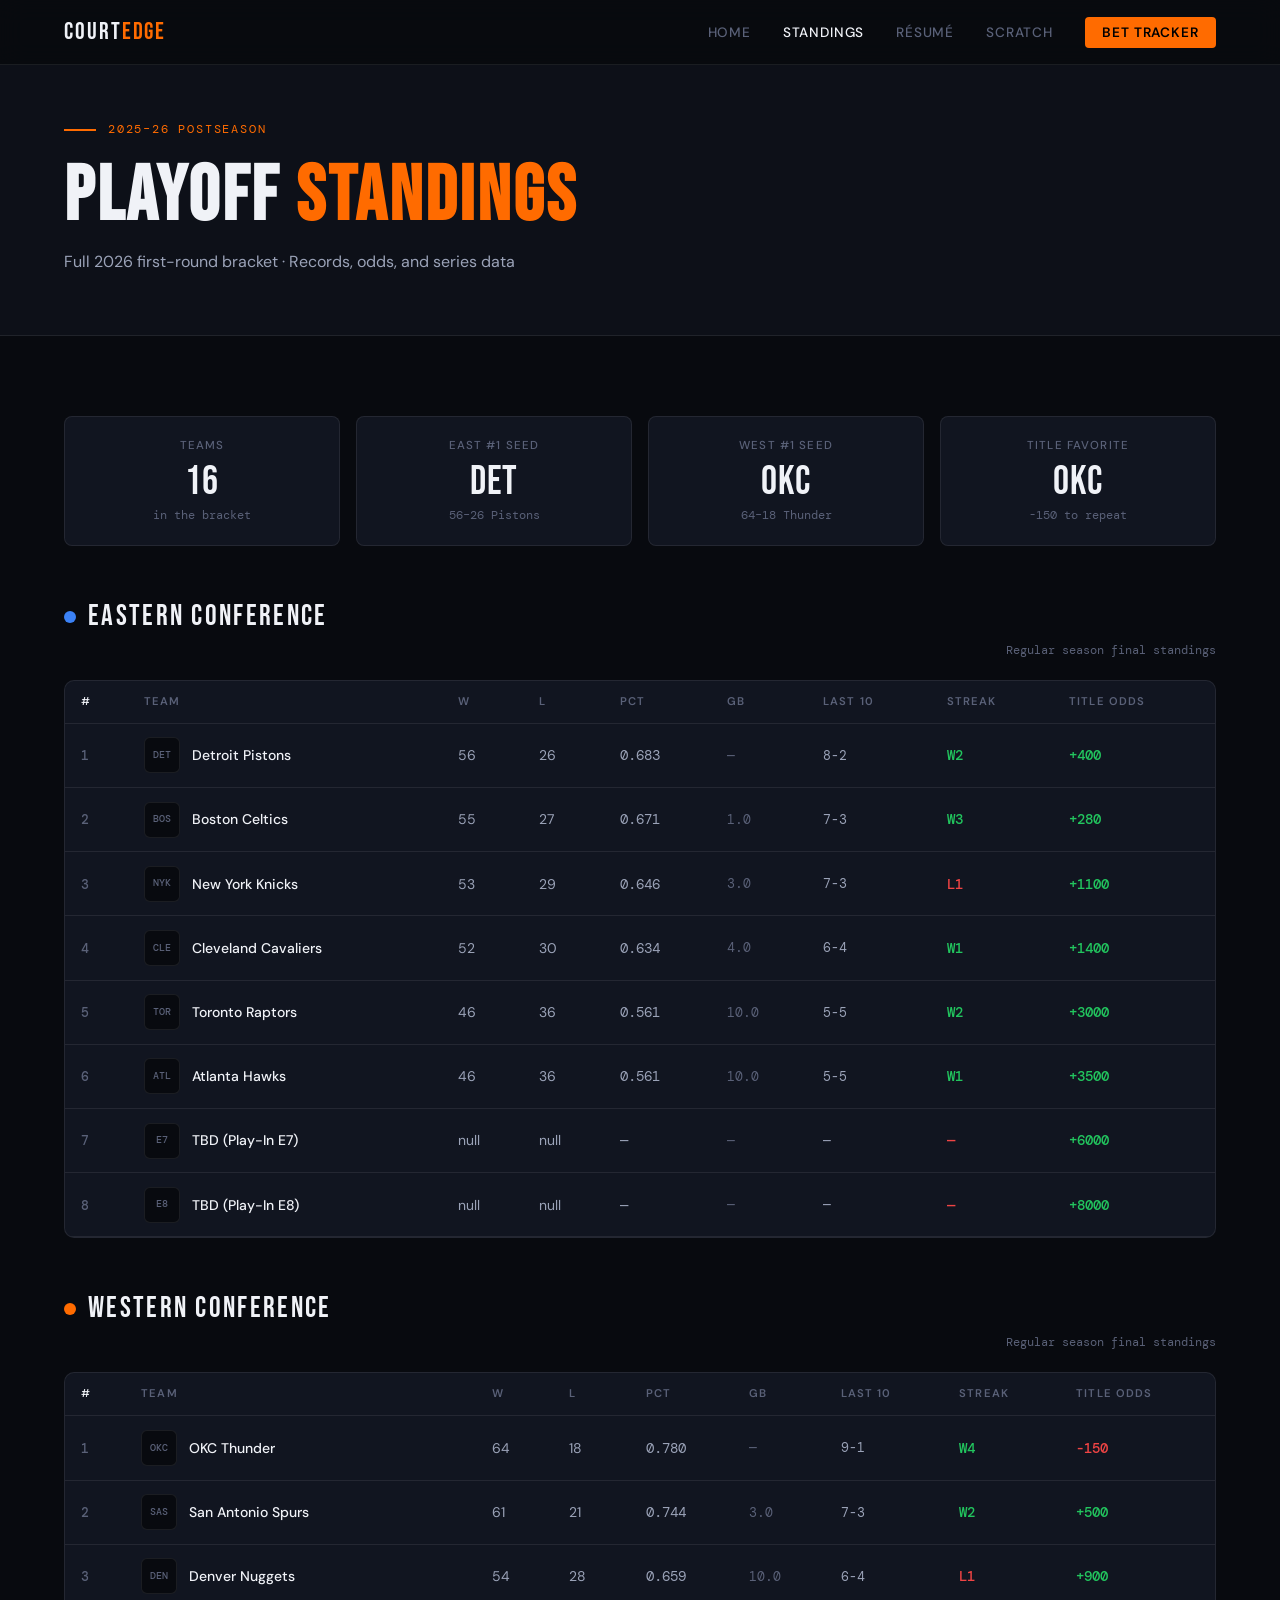
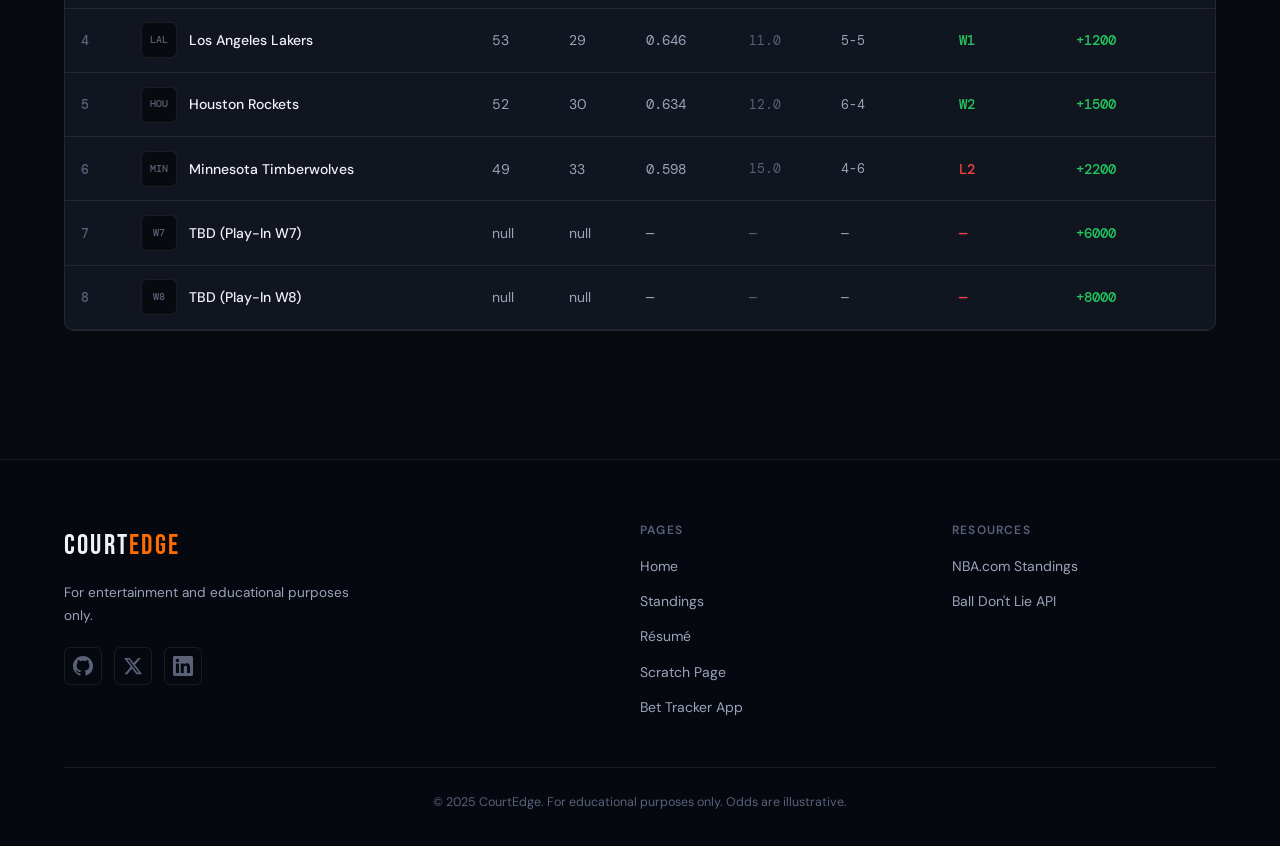
<file: standings.html>
<!DOCTYPE html>
<html lang="en">
<head>
  <meta charset="UTF-8" />
  <meta name="viewport" content="width=device-width, initial-scale=1.0"/>
  <title>Standings | Court Edge</title>
  <link rel="preconnect" href="https://fonts.googleapis.com">
  <link rel="preconnect" href="https://fonts.gstatic.com" crossorigin>
  <link href="https://fonts.googleapis.com/css2?family=Bebas+Neue&family=DM+Sans:wght@300;400;500;600&family=DM+Mono:wght@400;500&display=swap" rel="stylesheet">
  <link rel="stylesheet" href="css/main.css">
  <link rel="stylesheet" href="css/theme.css">
  <style>
    .page-hero {
      padding: 120px 0 60px;
      background: var(--bg-dark);
      border-bottom: 1px solid var(--border);
    }
    .page-hero h1 { font-size: clamp(2.5rem,6vw,5rem); }
    .page-hero p { margin-top: 0.5rem; }

    .conf-section { margin-bottom: 3rem; }
    .conf-title {
      font-family: 'Bebas Neue', cursive;
      font-size: 1.8rem;
      letter-spacing: 0.08em;
      margin-bottom: 1.25rem;
      display: flex;
      align-items: center;
      gap: 0.75rem;
    }
    .conf-title span {
      display: inline-block;
      width: 12px;
      height: 12px;
      border-radius: 50%;
    }
    .conf-title .east-dot { background: var(--blue); }
    .conf-title .west-dot { background: var(--accent); }

    .standings-table-wrap {
      background: var(--bg-card);
      border: 1px solid var(--border);
      border-radius: 10px;
      overflow: hidden;
    }

    .data-table td { vertical-align: middle; }

    .rank-num {
      font-family: 'DM Mono', monospace;
      font-weight: 500;
      color: var(--text-muted);
      font-size: 0.8rem;
    }

    .team-cell {
      display: flex;
      align-items: center;
      gap: 0.75rem;
    }

    .team-abbr-badge {
      width: 36px;
      height: 36px;
      border-radius: 6px;
      display: flex;
      align-items: center;
      justify-content: center;
      font-family: 'DM Mono', monospace;
      font-size: 0.65rem;
      font-weight: 500;
      background: var(--bg-base);
      color: var(--text-muted);
      border: 1px solid var(--border);
      flex-shrink: 0;
    }

    .team-full-name { font-weight: 500; color: var(--text-primary); }
    .win-pct { font-family: 'DM Mono', monospace; color: var(--text-secondary); }
    .streak-w { color: var(--green); font-family: 'DM Mono', monospace; font-weight: 500; }
    .streak-l { color: var(--red);   font-family: 'DM Mono', monospace; font-weight: 500; }

    .odds-table-wrap {
      background: var(--bg-card);
      border: 1px solid var(--border);
      border-radius: 10px;
      overflow: hidden;
      margin-top: 3rem;
    }

    .section-intro {
      display: flex;
      align-items: flex-end;
      justify-content: space-between;
      margin-bottom: 1.25rem;
      flex-wrap: wrap;
      gap: 1rem;
    }

    .data-note {
      font-size: 0.75rem;
      color: var(--text-muted);
      font-family: 'DM Mono', monospace;
    }
  </style>
</head>
<body>

  <nav class="site-nav">
    <div class="nav-inner">
      <a href="index.html" class="nav-logo">COURT<span>EDGE</span></a>
      <ul class="nav-links">
        <li><a href="index.html">Home</a></li>
        <li><a href="standings.html" class="active">Standings</a></li>
        <li><a href="resume.html">Résumé</a></li>
        <li><a href="scratch.html">Scratch</a></li>
        <li><a href="app/index.html" class="nav-cta">Bet Tracker</a></li>
      </ul>
      <button class="nav-toggle" id="navToggle">&#9776;</button>
    </div>
  </nav>

  <section class="page-hero">
    <div class="container">
      <div class="hero-eyebrow">2025–26 Postseason</div>
      <h1>Playoff <span style="color:var(--accent)">Standings</span></h1>
      <p>Full 2026 first-round bracket · Records, odds, and series data</p>
    </div>
  </section>

  <section class="section">
    <div class="container">

      <!-- METRIC CARDS -->
      <div style="display:grid;grid-template-columns:repeat(auto-fit,minmax(160px,1fr));gap:1rem;margin-bottom:3rem;" class="fade-in-group">
        <div class="card-metric">
          <div class="metric-label">Teams</div>
          <div class="metric-value">16</div>
          <div class="metric-sub">in the bracket</div>
        </div>
        <div class="card-metric">
          <div class="metric-label">East #1 Seed</div>
          <div class="metric-value">DET</div>
          <div class="metric-sub">56–26 Pistons</div>
        </div>
        <div class="card-metric">
          <div class="metric-label">West #1 Seed</div>
          <div class="metric-value">OKC</div>
          <div class="metric-sub">64–18 Thunder</div>
        </div>
        <div class="card-metric">
          <div class="metric-label">Title Favorite</div>
          <div class="metric-value">OKC</div>
          <div class="metric-sub">-150 to repeat</div>
        </div>
      </div>

      <!-- EASTERN CONF -->
      <div class="conf-section">
        <div class="section-intro">
          <div class="conf-title">
            <span class="east-dot"></span>
            Eastern Conference
          </div>
          <span class="data-note">Regular season final standings</span>
        </div>
        <div class="standings-table-wrap">
          <table class="data-table">
            <thead>
              <tr>
                <th>#</th>
                <th>Team</th>
                <th>W</th>
                <th>L</th>
                <th>PCT</th>
                <th>GB</th>
                <th>Last 10</th>
                <th>Streak</th>
                <th>Title Odds</th>
              </tr>
            </thead>
            <tbody id="eastTable"></tbody>
          </table>
        </div>
      </div>

      <!-- WESTERN CONF -->
      <div class="conf-section">
        <div class="section-intro">
          <div class="conf-title">
            <span class="west-dot"></span>
            Western Conference
          </div>
          <span class="data-note">Regular season final standings</span>
        </div>
        <div class="standings-table-wrap">
          <table class="data-table">
            <thead>
              <tr>
                <th>#</th>
                <th>Team</th>
                <th>W</th>
                <th>L</th>
                <th>PCT</th>
                <th>GB</th>
                <th>Last 10</th>
                <th>Streak</th>
                <th>Title Odds</th>
              </tr>
            </thead>
            <tbody id="westTable"></tbody>
          </table>
        </div>
      </div>

    </div>
  </section>

  <footer class="site-footer">
    <div class="container">
      <div class="footer-grid">
        <div class="footer-brand">
          <div class="footer-logo">COURT<span>EDGE</span></div>
          <p>For entertainment and educational purposes only.</p>
          <div class="social-links">
            <a href="https://github.com" target="_blank" rel="noopener noreferrer" aria-label="GitHub">
              <svg width="20" height="20" viewBox="0 0 24 24" fill="currentColor"><path d="M12 0C5.37 0 0 5.37 0 12c0 5.31 3.435 9.795 8.205 11.385.6.105.825-.255.825-.57 0-.285-.015-1.23-.015-2.235-3.015.555-3.795-.735-4.035-1.41-.135-.345-.72-1.41-1.23-1.695-.42-.225-1.02-.78-.015-.795.945-.015 1.62.87 1.845 1.23 1.08 1.815 2.805 1.305 3.495.99.105-.78.42-1.305.765-1.605-2.67-.3-5.46-1.335-5.46-5.925 0-1.305.465-2.385 1.23-3.225-.12-.3-.54-1.53.12-3.18 0 0 1.005-.315 3.3 1.23.96-.27 1.98-.405 3-.405s2.04.135 3 .405c2.295-1.56 3.3-1.23 3.3-1.23.66 1.65.24 2.88.12 3.18.765.84 1.23 1.905 1.23 3.225 0 4.605-2.805 5.625-5.475 5.925.435.375.81 1.095.81 2.22 0 1.605-.015 2.895-.015 3.3 0 .315.225.69.825.57A12.02 12.02 0 0 0 24 12c0-6.63-5.37-12-12-12z"/></svg>
            </a>
            <a href="https://twitter.com" target="_blank" rel="noopener noreferrer" aria-label="Twitter/X">
              <svg width="20" height="20" viewBox="0 0 24 24" fill="currentColor"><path d="M18.244 2.25h3.308l-7.227 8.26 8.502 11.24H16.17l-5.214-6.817L4.99 21.75H1.68l7.73-8.835L1.254 2.25H8.08l4.713 6.231zm-1.161 17.52h1.833L7.084 4.126H5.117z"/></svg>
            </a>
            <a href="https://linkedin.com" target="_blank" rel="noopener noreferrer" aria-label="LinkedIn">
              <svg width="20" height="20" viewBox="0 0 24 24" fill="currentColor"><path d="M20.447 20.452h-3.554v-5.569c0-1.328-.027-3.037-1.852-3.037-1.853 0-2.136 1.445-2.136 2.939v5.667H9.351V9h3.414v1.561h.046c.477-.9 1.637-1.85 3.37-1.85 3.601 0 4.267 2.37 4.267 5.455v6.286zM5.337 7.433a2.062 2.062 0 0 1-2.063-2.065 2.064 2.064 0 1 1 2.063 2.065zm1.782 13.019H3.555V9h3.564v11.452zM22.225 0H1.771C.792 0 0 .774 0 1.729v20.542C0 23.227.792 24 1.771 24h20.451C23.2 24 24 23.227 24 22.271V1.729C24 .774 23.2 0 22.222 0h.003z"/></svg>
            </a>
          </div>
        </div>
        <div class="footer-nav">
          <h4>Pages</h4>
          <ul>
            <li><a href="index.html">Home</a></li>
            <li><a href="standings.html">Standings</a></li>
            <li><a href="resume.html">Résumé</a></li>
            <li><a href="scratch.html">Scratch Page</a></li>
            <li><a href="app/index.html">Bet Tracker App</a></li>
          </ul>
        </div>
        <div class="footer-nav">
          <h4>Resources</h4>
          <ul>
            <li><a href="https://www.nba.com/standings" target="_blank" rel="noopener noreferrer">NBA.com Standings</a></li>
            <li><a href="https://www.balldontlie.io" target="_blank" rel="noopener noreferrer">Ball Don't Lie API</a></li>
          </ul>
        </div>
      </div>
      <div class="footer-bottom">
        <p>© 2025 CourtEdge. For educational purposes only. Odds are illustrative.</p>
      </div>
    </div>
  </footer>

  <script src="js/main.js"></script>
  <script>
    const EAST = [
      { seed:1, name:'Detroit Pistons',    abbr:'DET', w:56, l:26, last10:'8-2', streak:'W2', odds:'+400'  },
      { seed:2, name:'Boston Celtics',      abbr:'BOS', w:55, l:27, last10:'7-3', streak:'W3', odds:'+280'  },
      { seed:3, name:'New York Knicks',     abbr:'NYK', w:53, l:29, last10:'7-3', streak:'L1', odds:'+1100' },
      { seed:4, name:'Cleveland Cavaliers', abbr:'CLE', w:52, l:30, last10:'6-4', streak:'W1', odds:'+1400' },
      { seed:5, name:'Toronto Raptors',     abbr:'TOR', w:46, l:36, last10:'5-5', streak:'W2', odds:'+3000' },
      { seed:6, name:'Atlanta Hawks',       abbr:'ATL', w:46, l:36, last10:'5-5', streak:'W1', odds:'+3500' },
      { seed:7, name:'TBD (Play-In E7)',    abbr:'E7',  w:null, l:null, last10:'—', streak:'—', odds:'+6000' },
      { seed:8, name:'TBD (Play-In E8)',    abbr:'E8',  w:null, l:null, last10:'—', streak:'—', odds:'+8000' },
    ];

    const WEST = [
      { seed:1, name:'OKC Thunder',               abbr:'OKC', w:64, l:18, last10:'9-1', streak:'W4', odds:'-150'  },
      { seed:2, name:'San Antonio Spurs',          abbr:'SAS', w:61, l:21, last10:'7-3', streak:'W2', odds:'+500'  },
      { seed:3, name:'Denver Nuggets',             abbr:'DEN', w:54, l:28, last10:'6-4', streak:'L1', odds:'+900'  },
      { seed:4, name:'Los Angeles Lakers',         abbr:'LAL', w:53, l:29, last10:'5-5', streak:'W1', odds:'+1200' },
      { seed:5, name:'Houston Rockets',            abbr:'HOU', w:52, l:30, last10:'6-4', streak:'W2', odds:'+1500' },
      { seed:6, name:'Minnesota Timberwolves',     abbr:'MIN', w:49, l:33, last10:'4-6', streak:'L2', odds:'+2200' },
      { seed:7, name:'TBD (Play-In W7)',           abbr:'W7',  w:null, l:null, last10:'—', streak:'—', odds:'+6000' },
      { seed:8, name:'TBD (Play-In W8)',           abbr:'W8',  w:null, l:null, last10:'—', streak:'—', odds:'+8000' },
    ];

    function renderConf(data, tbodyId) {
      const top = data[0];
      const tbody = document.getElementById(tbodyId);
      data.forEach((team, i) => {
        const pct = (team.w != null) ? (team.w / (team.w + team.l)).toFixed(3) : '—';
        const gb = (i === 0 || team.w == null) ? '—' : (((top.w - team.w) + (team.l - top.l)) / 2).toFixed(1);
        const streakClass = team.streak.startsWith('W') ? 'streak-w' : 'streak-l';
        const oddsClass = team.odds.startsWith('-') ? 'odds-negative' : 'odds-positive';

        const tr = document.createElement('tr');
        tr.innerHTML = `
          <td><span class="rank-num">${team.seed}</span></td>
          <td>
            <div class="team-cell">
              <div class="team-abbr-badge">${team.abbr}</div>
              <span class="team-full-name">${team.name}</span>
            </div>
          </td>
          <td>${team.w}</td>
          <td>${team.l}</td>
          <td class="win-pct">${pct}</td>
          <td style="color:var(--text-muted);font-family:'DM Mono',monospace;font-size:0.82rem">${gb}</td>
          <td style="font-family:'DM Mono',monospace;font-size:0.82rem;color:var(--text-secondary)">${team.last10}</td>
          <td><span class="${streakClass}">${team.streak}</span></td>
          <td><span class="${oddsClass}">${team.odds}</span></td>
        `;
        tbody.appendChild(tr);
      });
    }

    document.addEventListener('DOMContentLoaded', () => {
      renderConf(EAST, 'eastTable');
      renderConf(WEST, 'westTable');
    });
  </script>
</body>
</html>
</file>
<file: css/main.css>
/* ============================================
   COURT EDGE — main.css
   Core layout, typography, and components
   ============================================ */

*, *::before, *::after {
  box-sizing: border-box;
  margin: 0;
  padding: 0;
}

html {
  scroll-behavior: smooth;
}

body {
  font-family: 'DM Sans', sans-serif;
  font-weight: 400;
  line-height: 1.6;
  color: var(--text-primary);
  background: var(--bg-base);
  overflow-x: hidden;
}

/* ---- TYPOGRAPHY ---- */

h1, h2, h3, h4, h5 {
  font-family: 'Bebas Neue', cursive;
  letter-spacing: 0.04em;
  line-height: 1.1;
  color: var(--text-primary);
}

h1 { font-size: clamp(3rem, 8vw, 7rem); }
h2 { font-size: clamp(2rem, 4vw, 3rem); }
h3 { font-size: 1.4rem; font-family: 'DM Sans', sans-serif; font-weight: 600; }

p { color: var(--text-secondary); line-height: 1.7; }

a { color: var(--accent); text-decoration: none; transition: opacity 0.2s; }
a:hover { opacity: 0.8; }

/* ---- LAYOUT ---- */

.container {
  max-width: 1200px;
  margin: 0 auto;
  padding: 0 1.5rem;
}

.section {
  padding: 5rem 0;
}

.section-dark {
  background: var(--bg-dark);
}

.section-header {
  margin-bottom: 3rem;
}

.section-header h2 {
  color: var(--text-primary);
  margin-bottom: 0.5rem;
}

.section-header p {
  font-size: 0.95rem;
  color: var(--text-muted);
}

/* ---- NAVIGATION ---- */

.site-nav {
  position: fixed;
  top: 0;
  left: 0;
  right: 0;
  z-index: 1000;
  background: rgba(8, 10, 15, 0.92);
  backdrop-filter: blur(12px);
  border-bottom: 1px solid var(--border);
}

.nav-inner {
  max-width: 1200px;
  margin: 0 auto;
  padding: 0 1.5rem;
  height: 64px;
  display: flex;
  align-items: center;
  justify-content: space-between;
}

.nav-logo {
  font-family: 'Bebas Neue', cursive;
  font-size: 1.5rem;
  letter-spacing: 0.08em;
  color: var(--text-primary) !important;
  opacity: 1 !important;
}

.nav-logo span {
  color: var(--accent);
}

.nav-links {
  display: flex;
  list-style: none;
  gap: 2rem;
  align-items: center;
}

.nav-links a {
  font-size: 0.85rem;
  font-weight: 500;
  letter-spacing: 0.06em;
  text-transform: uppercase;
  color: var(--text-muted);
  transition: color 0.2s;
}

.nav-links a:hover,
.nav-links a.active {
  color: var(--text-primary);
  opacity: 1;
}

.nav-cta {
  background: var(--accent) !important;
  color: #000 !important;
  padding: 0.45rem 1.1rem;
  border-radius: 4px;
  font-weight: 600 !important;
}

.nav-toggle {
  display: none;
  background: none;
  border: none;
  color: var(--text-primary);
  font-size: 1.4rem;
  cursor: pointer;
}

/* ---- HERO ---- */

.hero {
  min-height: 100vh;
  display: flex;
  align-items: center;
  position: relative;
  overflow: hidden;
  padding-top: 64px;
}

.hero-bg {
  position: absolute;
  inset: 0;
  background:
    radial-gradient(ellipse 60% 60% at 70% 50%, rgba(255, 107, 0, 0.12) 0%, transparent 70%),
    radial-gradient(ellipse 40% 40% at 20% 80%, rgba(255, 107, 0, 0.06) 0%, transparent 60%),
    var(--bg-base);
}

.hero-court {
  position: absolute;
  right: -10%;
  top: 50%;
  transform: translateY(-50%);
  width: 55%;
  aspect-ratio: 1;
  background-image:
    repeating-linear-gradient(
      0deg,
      transparent,
      transparent 59px,
      rgba(255,255,255,0.04) 59px,
      rgba(255,255,255,0.04) 60px
    ),
    repeating-linear-gradient(
      90deg,
      transparent,
      transparent 59px,
      rgba(255,255,255,0.04) 59px,
      rgba(255,255,255,0.04) 60px
    );
  border-radius: 50%;
  border: 1px solid rgba(255,255,255,0.06);
}

.hero-content {
  position: relative;
  z-index: 1;
  padding: 0 1.5rem;
  max-width: 700px;
  margin: 0 auto 0 calc((100vw - 1200px) / 2 + 1.5rem);
}

@media (max-width: 1200px) {
  .hero-content {
    margin: 0 auto;
    padding: 2rem 1.5rem;
  }
}

.hero-eyebrow {
  font-family: 'DM Mono', monospace;
  font-size: 0.75rem;
  letter-spacing: 0.15em;
  color: var(--accent);
  text-transform: uppercase;
  margin-bottom: 1rem;
  display: flex;
  align-items: center;
  gap: 0.75rem;
}

.hero-eyebrow::before {
  content: '';
  display: inline-block;
  width: 32px;
  height: 2px;
  background: var(--accent);
}

.hero-title {
  color: var(--text-primary);
  margin-bottom: 1.5rem;
}

.hero-title span {
  color: var(--accent);
  display: block;
}

.hero-sub {
  font-size: 1.1rem;
  color: var(--text-secondary);
  margin-bottom: 2.5rem;
  max-width: 480px;
}

.hero-actions {
  display: flex;
  gap: 1rem;
  flex-wrap: wrap;
}

/* ---- BUTTONS ---- */

.btn-primary {
  display: inline-flex;
  align-items: center;
  gap: 0.5rem;
  background: var(--accent);
  color: #000;
  font-family: 'DM Sans', sans-serif;
  font-weight: 600;
  font-size: 0.875rem;
  letter-spacing: 0.04em;
  padding: 0.75rem 1.75rem;
  border-radius: 4px;
  border: none;
  cursor: pointer;
  transition: transform 0.15s, box-shadow 0.15s;
  text-decoration: none;
}

.btn-primary:hover {
  transform: translateY(-1px);
  box-shadow: 0 8px 20px rgba(255, 107, 0, 0.35);
  opacity: 1;
  color: #000;
}

.btn-outline {
  display: inline-flex;
  align-items: center;
  gap: 0.5rem;
  background: transparent;
  color: var(--text-primary);
  font-family: 'DM Sans', sans-serif;
  font-weight: 500;
  font-size: 0.875rem;
  letter-spacing: 0.04em;
  padding: 0.75rem 1.75rem;
  border-radius: 4px;
  border: 1px solid var(--border);
  cursor: pointer;
  transition: border-color 0.2s, background 0.2s;
  text-decoration: none;
}

.btn-outline:hover {
  border-color: var(--accent);
  background: rgba(255, 107, 0, 0.08);
  opacity: 1;
  color: var(--text-primary);
}

/* ---- TICKER ---- */

.ticker-bar {
  background: var(--accent);
  color: #000;
  padding: 0.6rem 0;
  display: flex;
  align-items: center;
  overflow: hidden;
  gap: 1rem;
}

.ticker-label {
  font-family: 'DM Mono', monospace;
  font-size: 0.7rem;
  font-weight: 500;
  letter-spacing: 0.12em;
  text-transform: uppercase;
  background: rgba(0,0,0,0.2);
  padding: 0.2rem 0.75rem;
  white-space: nowrap;
  margin-left: 1.5rem;
  border-radius: 2px;
  flex-shrink: 0;
}

.ticker-track {
  display: flex;
  gap: 3rem;
  animation: tickerScroll 40s linear infinite;
  white-space: nowrap;
}

.ticker-item {
  font-size: 0.8rem;
  font-weight: 500;
  font-family: 'DM Mono', monospace;
}

.ticker-item .team-name { font-weight: 600; }
.ticker-item .score { font-weight: 700; }
.ticker-item .status { font-weight: 400; opacity: 0.7; font-size: 0.72rem; }

@keyframes tickerScroll {
  0% { transform: translateX(0); }
  100% { transform: translateX(-50%); }
}

/* ---- STAT CARDS ---- */

.stats-cards {
  display: grid;
  grid-template-columns: repeat(auto-fill, minmax(240px, 1fr));
  gap: 1rem;
}

.stat-card {
  background: var(--bg-card);
  border: 1px solid var(--border);
  border-radius: 8px;
  padding: 1.25rem 1.5rem;
  transition: border-color 0.2s, transform 0.2s;
}

.stat-card:hover {
  border-color: var(--accent);
  transform: translateY(-2px);
}

.stat-card .seed {
  font-family: 'DM Mono', monospace;
  font-size: 0.7rem;
  color: var(--accent);
  letter-spacing: 0.1em;
  text-transform: uppercase;
  margin-bottom: 0.5rem;
}

.stat-card .team-name {
  font-family: 'Bebas Neue', cursive;
  font-size: 1.5rem;
  letter-spacing: 0.04em;
  color: var(--text-primary);
  margin-bottom: 0.25rem;
}

.stat-card .record {
  font-size: 0.85rem;
  color: var(--text-muted);
  font-family: 'DM Mono', monospace;
}

.stat-card .conf-badge {
  display: inline-block;
  font-size: 0.65rem;
  font-weight: 600;
  letter-spacing: 0.08em;
  text-transform: uppercase;
  padding: 0.15rem 0.5rem;
  border-radius: 3px;
  margin-top: 0.75rem;
}

.conf-badge.east { background: rgba(30, 100, 255, 0.15); color: #5b8fff; }
.conf-badge.west { background: rgba(255, 107, 0, 0.15); color: var(--accent); }

/* ---- PLAYER CARDS ---- */

.players-grid {
  display: grid;
  grid-template-columns: repeat(auto-fill, minmax(200px, 1fr));
  gap: 1rem;
}

.player-card {
  background: var(--bg-card);
  border: 1px solid var(--border);
  border-radius: 8px;
  padding: 1.5rem 1.25rem;
  text-align: center;
  transition: border-color 0.2s, transform 0.2s;
}

.player-card:hover {
  border-color: var(--accent);
  transform: translateY(-2px);
}

.player-avatar {
  width: 64px;
  height: 64px;
  border-radius: 50%;
  margin: 0 auto 1rem;
  background: var(--bg-base);
  border: 2px solid var(--border);
  display: flex;
  align-items: center;
  justify-content: center;
  font-size: 1.5rem;
  color: var(--text-muted);
  font-family: 'Bebas Neue', cursive;
  letter-spacing: 0.04em;
}

.player-card .player-name {
  font-weight: 600;
  font-size: 0.95rem;
  color: var(--text-primary);
  margin-bottom: 0.15rem;
}

.player-card .player-team {
  font-size: 0.78rem;
  color: var(--text-muted);
  margin-bottom: 1rem;
  font-family: 'DM Mono', monospace;
}

.player-stat {
  display: flex;
  justify-content: space-between;
  padding: 0.3rem 0;
  border-top: 1px solid var(--border);
  font-size: 0.8rem;
}

.player-stat .label { color: var(--text-muted); }
.player-stat .value { color: var(--text-primary); font-weight: 600; font-family: 'DM Mono', monospace; }

/* ---- VIDEO ---- */

.video-grid {
  display: grid;
  grid-template-columns: 1fr 340px;
  gap: 2rem;
  align-items: start;
}

@media (max-width: 900px) {
  .video-grid { grid-template-columns: 1fr; }
}

.video-wrapper {
  position: relative;
  padding-bottom: 56.25%;
  height: 0;
  overflow: hidden;
  border-radius: 8px;
  border: 1px solid var(--border);
}

.video-wrapper iframe {
  position: absolute;
  top: 0; left: 0;
  width: 100%; height: 100%;
}

.video-meta {
  margin-top: 1rem;
}

.video-tag {
  font-family: 'DM Mono', monospace;
  font-size: 0.7rem;
  letter-spacing: 0.1em;
  text-transform: uppercase;
  color: var(--accent);
}

.video-meta h3 {
  color: var(--text-primary);
  margin: 0.4rem 0 0.5rem;
}

.video-list {
  display: flex;
  flex-direction: column;
  gap: 0.75rem;
}

.video-list-item {
  display: flex;
  align-items: center;
  gap: 1rem;
  padding: 0.85rem 1rem;
  background: var(--bg-card);
  border: 1px solid var(--border);
  border-radius: 6px;
  cursor: pointer;
  transition: border-color 0.2s;
}

.video-list-item:hover {
  border-color: var(--accent);
}

.vli-thumb {
  width: 40px;
  height: 40px;
  background: rgba(255, 107, 0, 0.1);
  border-radius: 4px;
  display: flex;
  align-items: center;
  justify-content: center;
  color: var(--accent);
  font-size: 0.75rem;
  flex-shrink: 0;
}

.vli-info strong {
  display: block;
  font-size: 0.85rem;
  color: var(--text-primary);
  margin-bottom: 0.15rem;
}

.vli-info span {
  font-size: 0.75rem;
  color: var(--text-muted);
}

/* ---- TABLEAU ---- */

.tableau-wrapper {
  border-radius: 8px;
  overflow: hidden;
  border: 1px solid var(--border);
  min-height: 520px;
  position: relative;
}

.tableau-fallback {
  display: none;
  align-items: center;
  justify-content: center;
  min-height: 400px;
  background: var(--bg-card);
  border-radius: 8px;
}

.fallback-inner {
  text-align: center;
  padding: 3rem;
}

.fallback-icon {
  font-size: 3rem;
  margin-bottom: 1rem;
}

.fallback-inner h3 {
  color: var(--text-primary);
  margin-bottom: 0.5rem;
  font-size: 1.2rem;
}

.fallback-inner p {
  margin-bottom: 1.5rem;
}

/* ---- FOOTER ---- */

.site-footer {
  background: var(--bg-footer);
  border-top: 1px solid var(--border);
  padding: 4rem 0 2rem;
}

.footer-grid {
  display: grid;
  grid-template-columns: 2fr 1fr 1fr;
  gap: 3rem;
  margin-bottom: 3rem;
}

@media (max-width: 768px) {
  .footer-grid { grid-template-columns: 1fr; gap: 2rem; }
}

.footer-logo {
  font-family: 'Bebas Neue', cursive;
  font-size: 1.75rem;
  letter-spacing: 0.08em;
  color: var(--text-primary);
  margin-bottom: 0.75rem;
}

.footer-logo span { color: var(--accent); }

.footer-brand p {
  font-size: 0.85rem;
  max-width: 300px;
  margin-bottom: 1.25rem;
}

.social-links {
  display: flex;
  gap: 0.75rem;
}

.social-links a {
  width: 38px;
  height: 38px;
  border: 1px solid var(--border);
  border-radius: 6px;
  display: flex;
  align-items: center;
  justify-content: center;
  color: var(--text-muted);
  transition: color 0.2s, border-color 0.2s;
}

.social-links a:hover {
  color: var(--accent);
  border-color: var(--accent);
  opacity: 1;
}

.footer-nav h4 {
  font-family: 'DM Sans', sans-serif;
  font-size: 0.75rem;
  font-weight: 600;
  letter-spacing: 0.1em;
  text-transform: uppercase;
  color: var(--text-muted);
  margin-bottom: 1rem;
}

.footer-nav ul {
  list-style: none;
  display: flex;
  flex-direction: column;
  gap: 0.6rem;
}

.footer-nav a {
  font-size: 0.875rem;
  color: var(--text-secondary);
}

.footer-nav a:hover {
  color: var(--text-primary);
  opacity: 1;
}

.footer-bottom {
  border-top: 1px solid var(--border);
  padding-top: 1.5rem;
}

.footer-bottom p {
  font-size: 0.78rem;
  color: var(--text-muted);
  text-align: center;
}

/* ---- SKELETON LOADING ---- */

.skeleton {
  background: linear-gradient(90deg, var(--bg-card) 25%, var(--bg-dark) 50%, var(--bg-card) 75%);
  background-size: 200% 100%;
  animation: shimmer 1.5s infinite;
  min-height: 120px;
}

.skeleton.tall { min-height: 220px; }

@keyframes shimmer {
  0% { background-position: 200% 0; }
  100% { background-position: -200% 0; }
}

/* ---- RESPONSIVE ---- */

@media (max-width: 768px) {
  .nav-links { display: none; }
  .nav-toggle { display: block; }
  .nav-links.open {
    display: flex;
    flex-direction: column;
    position: absolute;
    top: 64px;
    left: 0; right: 0;
    background: var(--bg-footer);
    padding: 1rem;
    border-bottom: 1px solid var(--border);
    gap: 0.5rem;
  }
  .hero-court { display: none; }
  .stats-cards { grid-template-columns: 1fr 1fr; }
  .players-grid { grid-template-columns: 1fr 1fr; }
}

@media (max-width: 480px) {
  .stats-cards { grid-template-columns: 1fr; }
  .players-grid { grid-template-columns: 1fr; }
}
</file>
<file: css/theme.css>
/* ============================================
   COURT EDGE — theme.css
   Color system, tokens, and visual identity
   ============================================ */

:root {
  /* Core palette */
  --accent:          #FF6B00;
  --accent-dim:      rgba(255, 107, 0, 0.15);
  --accent-glow:     rgba(255, 107, 0, 0.35);

  /* Backgrounds */
  --bg-base:         #080A0F;
  --bg-dark:         #0D1018;
  --bg-card:         #111520;
  --bg-footer:       #060810;

  /* Text */
  --text-primary:    #F0F2F7;
  --text-secondary:  #9BA3B8;
  --text-muted:      #5A6178;

  /* Borders */
  --border:          rgba(255, 255, 255, 0.08);
  --border-strong:   rgba(255, 255, 255, 0.15);

  /* Status */
  --green:           #22C55E;
  --red:             #EF4444;
  --blue:            #3B82F6;
  --yellow:          #EAB308;
}

/* ---- SELECTION ---- */

::selection {
  background: var(--accent-dim);
  color: var(--text-primary);
}

/* ---- SCROLLBAR ---- */

::-webkit-scrollbar {
  width: 6px;
  height: 6px;
}

::-webkit-scrollbar-track {
  background: var(--bg-base);
}

::-webkit-scrollbar-thumb {
  background: var(--text-muted);
  border-radius: 3px;
}

::-webkit-scrollbar-thumb:hover {
  background: var(--accent);
}

/* ---- WIN/LOSS INDICATORS ---- */

.win  { color: var(--green); }
.loss { color: var(--red); }
.push { color: var(--yellow); }

/* ---- BADGES ---- */

.badge {
  display: inline-block;
  font-size: 0.68rem;
  font-weight: 600;
  letter-spacing: 0.08em;
  text-transform: uppercase;
  padding: 0.2rem 0.6rem;
  border-radius: 3px;
}

.badge-green  { background: rgba(34, 197, 94, 0.15);  color: #4ade80; }
.badge-red    { background: rgba(239, 68, 68, 0.15);   color: #f87171; }
.badge-orange { background: rgba(255, 107, 0, 0.15);   color: var(--accent); }
.badge-blue   { background: rgba(59, 130, 246, 0.15);  color: #60a5fa; }
.badge-gray   { background: rgba(255, 255, 255, 0.06); color: var(--text-muted); }

/* ---- TABLE STYLES ---- */

.data-table {
  width: 100%;
  border-collapse: collapse;
  font-size: 0.875rem;
}

.data-table th {
  text-align: left;
  padding: 0.75rem 1rem;
  font-size: 0.7rem;
  font-weight: 600;
  letter-spacing: 0.1em;
  text-transform: uppercase;
  color: var(--text-muted);
  border-bottom: 1px solid var(--border);
  white-space: nowrap;
}

.data-table td {
  padding: 0.85rem 1rem;
  border-bottom: 1px solid var(--border);
  color: var(--text-secondary);
}

.data-table tr:hover td {
  background: rgba(255, 255, 255, 0.02);
  color: var(--text-primary);
}

.data-table td:first-child,
.data-table th:first-child {
  color: var(--text-primary);
  font-weight: 500;
}

/* ---- CARD VARIANTS ---- */

.card-highlight {
  border-left: 3px solid var(--accent) !important;
}

.card-metric {
  background: var(--bg-card);
  border: 1px solid var(--border);
  border-radius: 8px;
  padding: 1.25rem;
  text-align: center;
}

.card-metric .metric-label {
  font-size: 0.72rem;
  font-weight: 500;
  letter-spacing: 0.1em;
  text-transform: uppercase;
  color: var(--text-muted);
  margin-bottom: 0.4rem;
}

.card-metric .metric-value {
  font-family: 'Bebas Neue', cursive;
  font-size: 2.5rem;
  letter-spacing: 0.02em;
  color: var(--text-primary);
  line-height: 1;
}

.card-metric .metric-sub {
  font-size: 0.75rem;
  color: var(--text-muted);
  margin-top: 0.25rem;
  font-family: 'DM Mono', monospace;
}

/* ---- TABS ---- */

.tabs {
  display: flex;
  gap: 0;
  border-bottom: 1px solid var(--border);
  margin-bottom: 2rem;
}

.tab-btn {
  background: none;
  border: none;
  border-bottom: 2px solid transparent;
  padding: 0.75rem 1.5rem;
  font-family: 'DM Sans', sans-serif;
  font-size: 0.875rem;
  font-weight: 500;
  color: var(--text-muted);
  cursor: pointer;
  transition: color 0.2s, border-color 0.2s;
  margin-bottom: -1px;
}

.tab-btn:hover {
  color: var(--text-primary);
}

.tab-btn.active {
  color: var(--accent);
  border-bottom-color: var(--accent);
}

/* ---- FORMS ---- */

.form-group {
  margin-bottom: 1.25rem;
}

.form-group label {
  display: block;
  font-size: 0.78rem;
  font-weight: 500;
  letter-spacing: 0.05em;
  text-transform: uppercase;
  color: var(--text-muted);
  margin-bottom: 0.4rem;
}

.form-control {
  width: 100%;
  background: var(--bg-base);
  border: 1px solid var(--border-strong);
  border-radius: 6px;
  padding: 0.65rem 0.9rem;
  font-family: 'DM Sans', sans-serif;
  font-size: 0.9rem;
  color: var(--text-primary);
  transition: border-color 0.2s;
  appearance: none;
}

.form-control:focus {
  outline: none;
  border-color: var(--accent);
}

.form-control option {
  background: var(--bg-card);
  color: var(--text-primary);
}

/* ---- ODDS DISPLAY ---- */

.odds-positive { color: var(--green); font-family: 'DM Mono', monospace; font-weight: 500; }
.odds-negative { color: var(--red);   font-family: 'DM Mono', monospace; font-weight: 500; }
.odds-even     { color: var(--text-primary); font-family: 'DM Mono', monospace; }

/* ---- TOOLTIP ---- */

.tooltip-wrap { position: relative; display: inline-block; }

.tooltip-wrap .tooltip-text {
  visibility: hidden;
  background: var(--bg-card);
  color: var(--text-primary);
  font-size: 0.78rem;
  padding: 0.4rem 0.75rem;
  border-radius: 4px;
  border: 1px solid var(--border-strong);
  position: absolute;
  bottom: 125%;
  left: 50%;
  transform: translateX(-50%);
  white-space: nowrap;
  z-index: 100;
  pointer-events: none;
  opacity: 0;
  transition: opacity 0.15s;
}

.tooltip-wrap:hover .tooltip-text {
  visibility: visible;
  opacity: 1;
}

/* ---- PAGE TRANSITIONS ---- */

@keyframes fadeUp {
  from { opacity: 0; transform: translateY(16px); }
  to   { opacity: 1; transform: translateY(0); }
}

.fade-in {
  animation: fadeUp 0.45s ease forwards;
}

/* Stagger children */
.fade-in-group > * {
  opacity: 0;
  animation: fadeUp 0.4s ease forwards;
}

.fade-in-group > *:nth-child(1) { animation-delay: 0.05s; }
.fade-in-group > *:nth-child(2) { animation-delay: 0.10s; }
.fade-in-group > *:nth-child(3) { animation-delay: 0.15s; }
.fade-in-group > *:nth-child(4) { animation-delay: 0.20s; }
.fade-in-group > *:nth-child(5) { animation-delay: 0.25s; }
.fade-in-group > *:nth-child(6) { animation-delay: 0.30s; }
.fade-in-group > *:nth-child(7) { animation-delay: 0.35s; }
.fade-in-group > *:nth-child(8) { animation-delay: 0.40s; }
</file>
